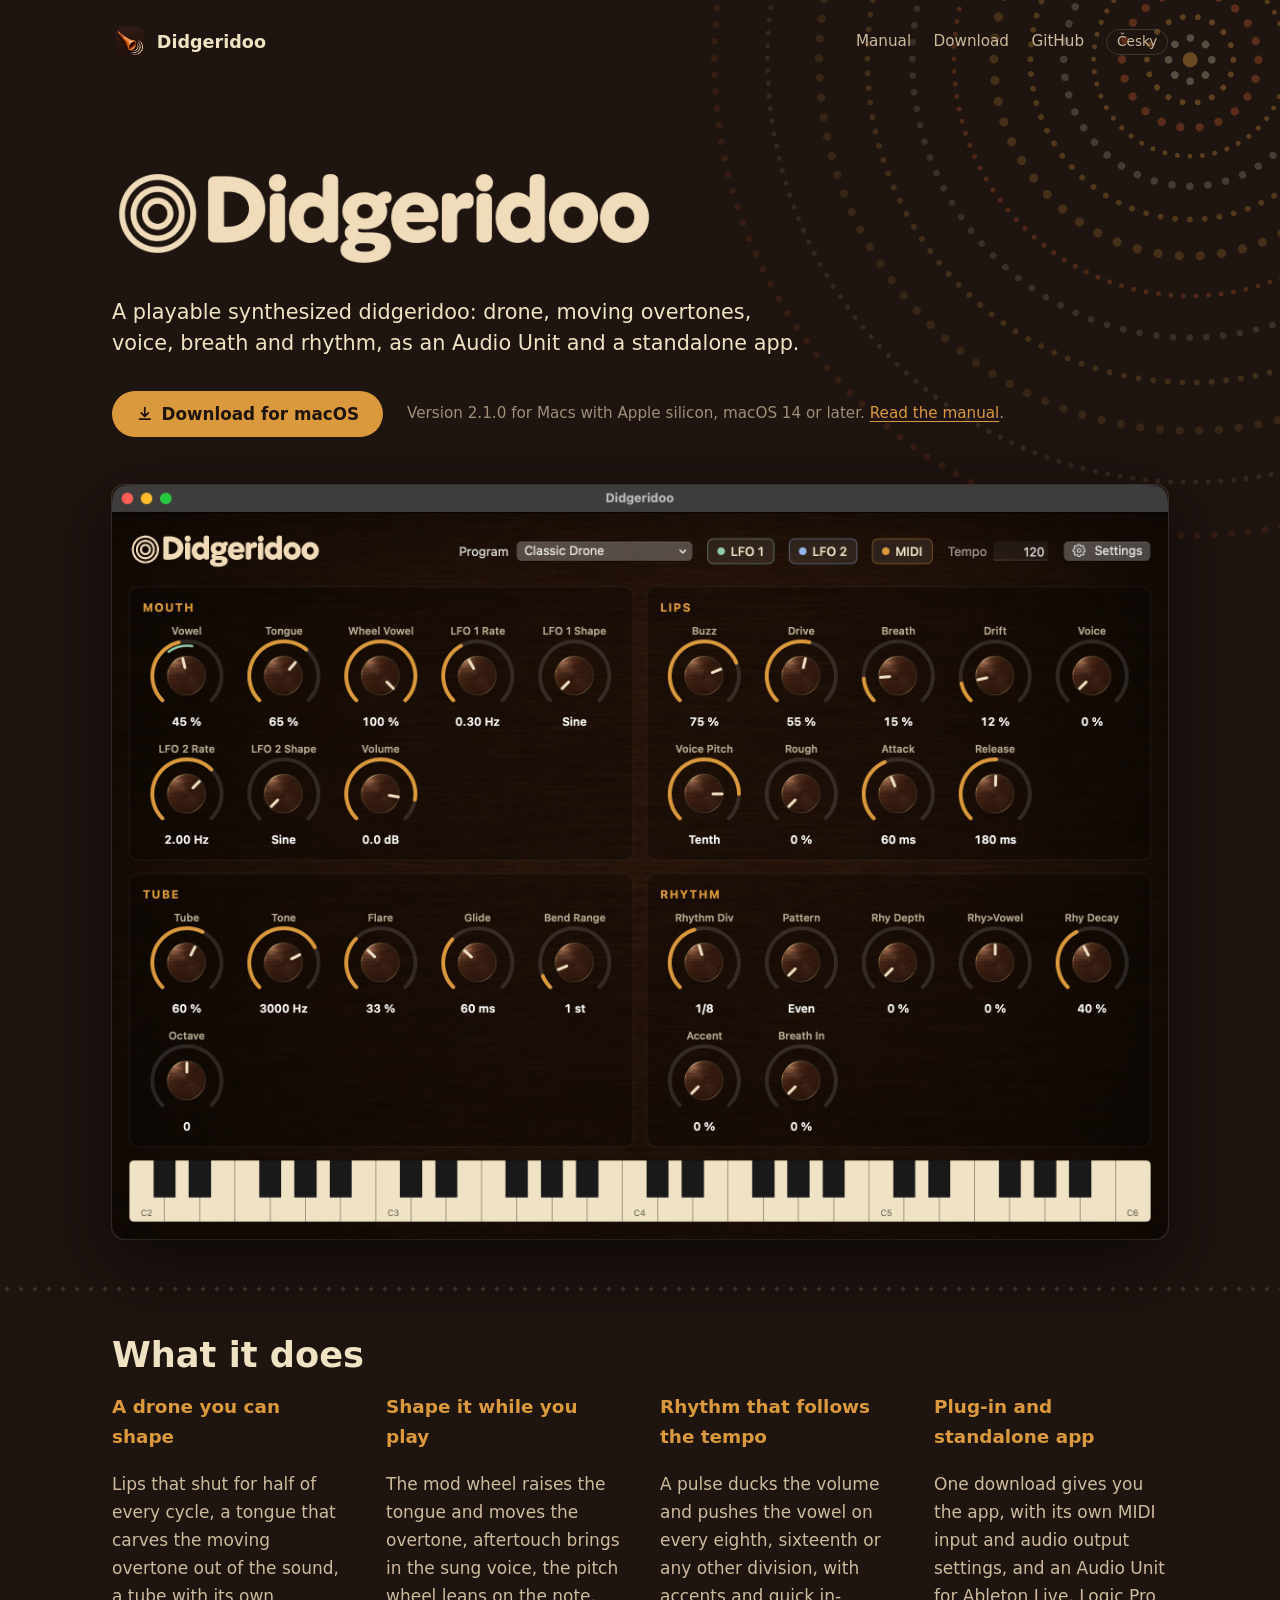
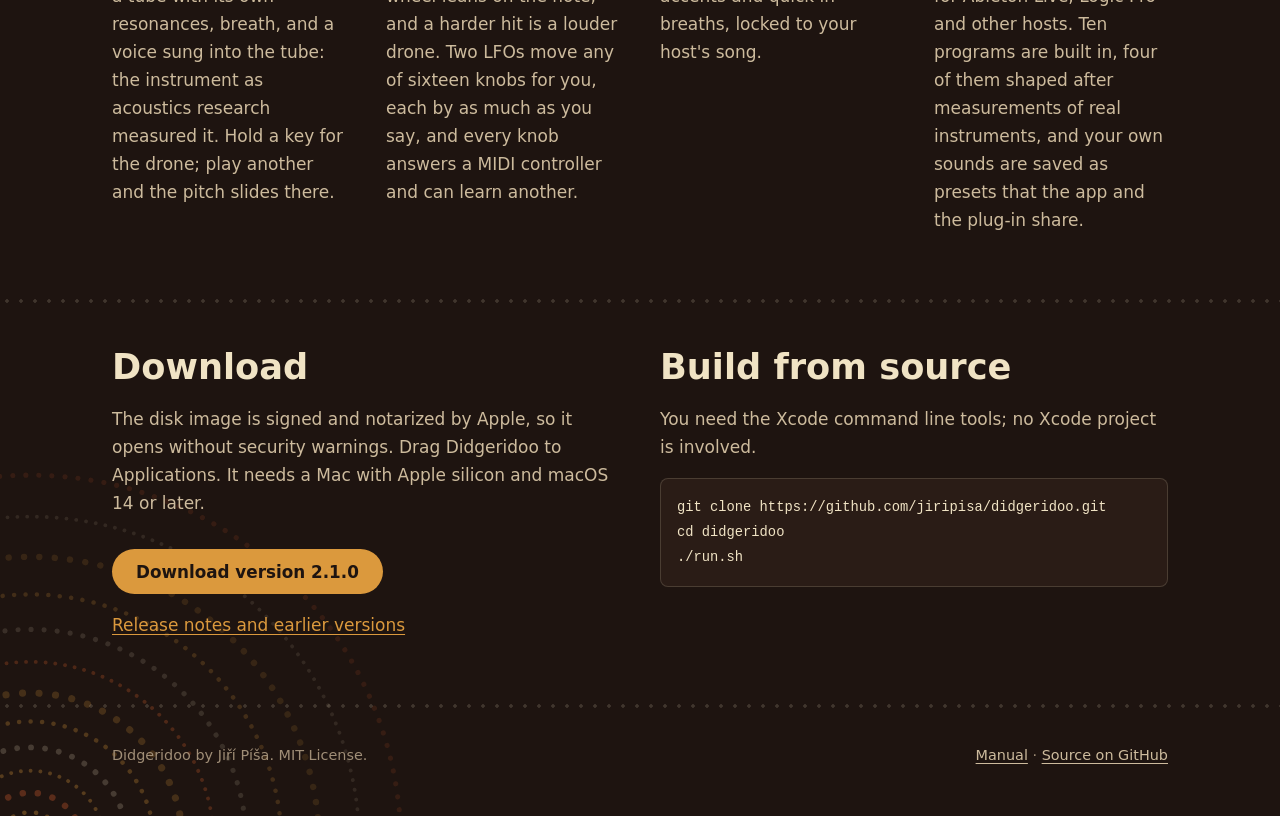
<file: docs/index.html>
<!doctype html>
<html lang="en">
<head>
<meta charset="utf-8">
<meta name="viewport" content="width=device-width, initial-scale=1">
<title>Didgeridoo for macOS</title>
<meta name="description" content="A playable synthesized didgeridoo: drone, moving overtones, voice, breath and rhythm, as an Audio Unit and a standalone app.">
<meta property="og:title" content="Didgeridoo">
<meta property="og:description" content="A playable synthesized didgeridoo: drone, moving overtones, voice, breath and rhythm, as an Audio Unit and a standalone app.">
<meta property="og:image" content="https://jiripisa.github.io/didgeridoo/assets/didgeridoo-window.png">
<meta property="og:type" content="website">
<link rel="alternate" hreflang="en" href="https://jiripisa.github.io/didgeridoo/">
<link rel="alternate" hreflang="cs" href="https://jiripisa.github.io/didgeridoo/cs/">
<link rel="alternate" hreflang="x-default" href="https://jiripisa.github.io/didgeridoo/">
<link rel="icon" href="assets/icon.png">
<link rel="stylesheet" href="assets/site.css">
</head>
<body>

<header class="wrap masthead">
  <a class="brand" href="#top"><img src="assets/icon.png" alt="" width="32" height="32">Didgeridoo</a>
  <nav aria-label="Page">
    <a href="manual.html">Manual</a>
    <a href="#get">Download</a>
    <a href="https://github.com/jiripisa/didgeridoo">GitHub</a>
    <a class="lang" href="cs/" hreflang="cs" lang="cs">Česky</a>
  </nav>
</header>

<main id="top">
  <div class="wrap hero">
    <h1><img src="assets/logo.png" alt="Didgeridoo" width="1200" height="240"></h1>
    <p class="lede">A playable synthesized didgeridoo: drone, moving overtones, voice, breath and rhythm, as an Audio Unit and a standalone app.</p>
    <div class="actions">
      <a class="button" href="https://github.com/jiripisa/didgeridoo/releases/download/v2.1.0/Didgeridoo-2.1.0.dmg">
        <svg viewBox="0 0 20 20" fill="none" stroke="currentColor" stroke-width="2" aria-hidden="true"><path d="M10 3v10m0 0-4-4m4 4 4-4M4 16h12" stroke-linecap="round" stroke-linejoin="round"/></svg>
        Download for macOS
      </a>
      <span class="meta">Version 2.1.0 for Macs with Apple silicon, macOS 14 or later. <a href="manual.html">Read the manual</a>.</span>
    </div>
    <figure class="shot">
      <img src="assets/didgeridoo-window.png" alt="The Didgeridoo window" width="1400">
    </figure>
  </div>

  <section id="features">
    <div class="wrap">
      <h2>What it does</h2>
      <div class="grid">
        <div>
          <h3>A drone you can shape</h3>
          <p>Lips that shut for half of every cycle, a tongue that carves the moving overtone out of the sound, a tube with its own resonances, breath, and a voice sung into the tube: the instrument as acoustics research measured it. Hold a key for the drone; play another and the pitch slides there.</p>
        </div>
        <div>
          <h3>Shape it while you play</h3>
          <p>The mod wheel raises the tongue and moves the overtone, aftertouch brings in the sung voice, the pitch wheel leans on the note, and a harder hit is a louder drone. Two LFOs move any of sixteen knobs for you, each by as much as you say, and every knob answers a MIDI controller and can learn another.</p>
        </div>
        <div>
          <h3>Rhythm that follows the tempo</h3>
          <p>A pulse ducks the volume and pushes the vowel on every eighth, sixteenth or any other division, with accents and quick in-breaths, locked to your host's song.</p>
        </div>
        <div>
          <h3>Plug-in and standalone app</h3>
          <p>One download gives you the app, with its own MIDI input and audio output settings, and an Audio Unit for Ableton Live, Logic Pro and other hosts. Ten programs are built in, four of them shaped after measurements of real instruments, and your own sounds are saved as presets that the app and the plug-in share.</p>
        </div>
      </div>
    </div>
  </section>

  <section id="get">
    <div class="wrap grid">
      <div>
        <h2>Download</h2>
        <p>The disk image is signed and notarized by Apple, so it opens without
        security warnings. Drag Didgeridoo to Applications. It needs a Mac with
        Apple silicon and macOS 14 or later.</p>
        <div class="actions">
          <a class="button" href="https://github.com/jiripisa/didgeridoo/releases/download/v2.1.0/Didgeridoo-2.1.0.dmg">Download version 2.1.0</a>
        </div>
        <p><a href="https://github.com/jiripisa/didgeridoo/releases">Release notes and earlier versions</a></p>
      </div>
      <div>
        <h2>Build from source</h2>
        <p>You need the Xcode command line tools; no Xcode project is involved.</p>
<pre><code>git clone https://github.com/jiripisa/didgeridoo.git
cd didgeridoo
./run.sh</code></pre>
      </div>
    </div>
  </section>
</main>

<footer>
  <div class="wrap">
    <span>Didgeridoo by Jiří Píša. MIT License.</span>
    <span><a href="manual.html">Manual</a> · <a href="https://github.com/jiripisa/didgeridoo">Source on GitHub</a></span>
  </div>
</footer>

</body>
</html>
</file>
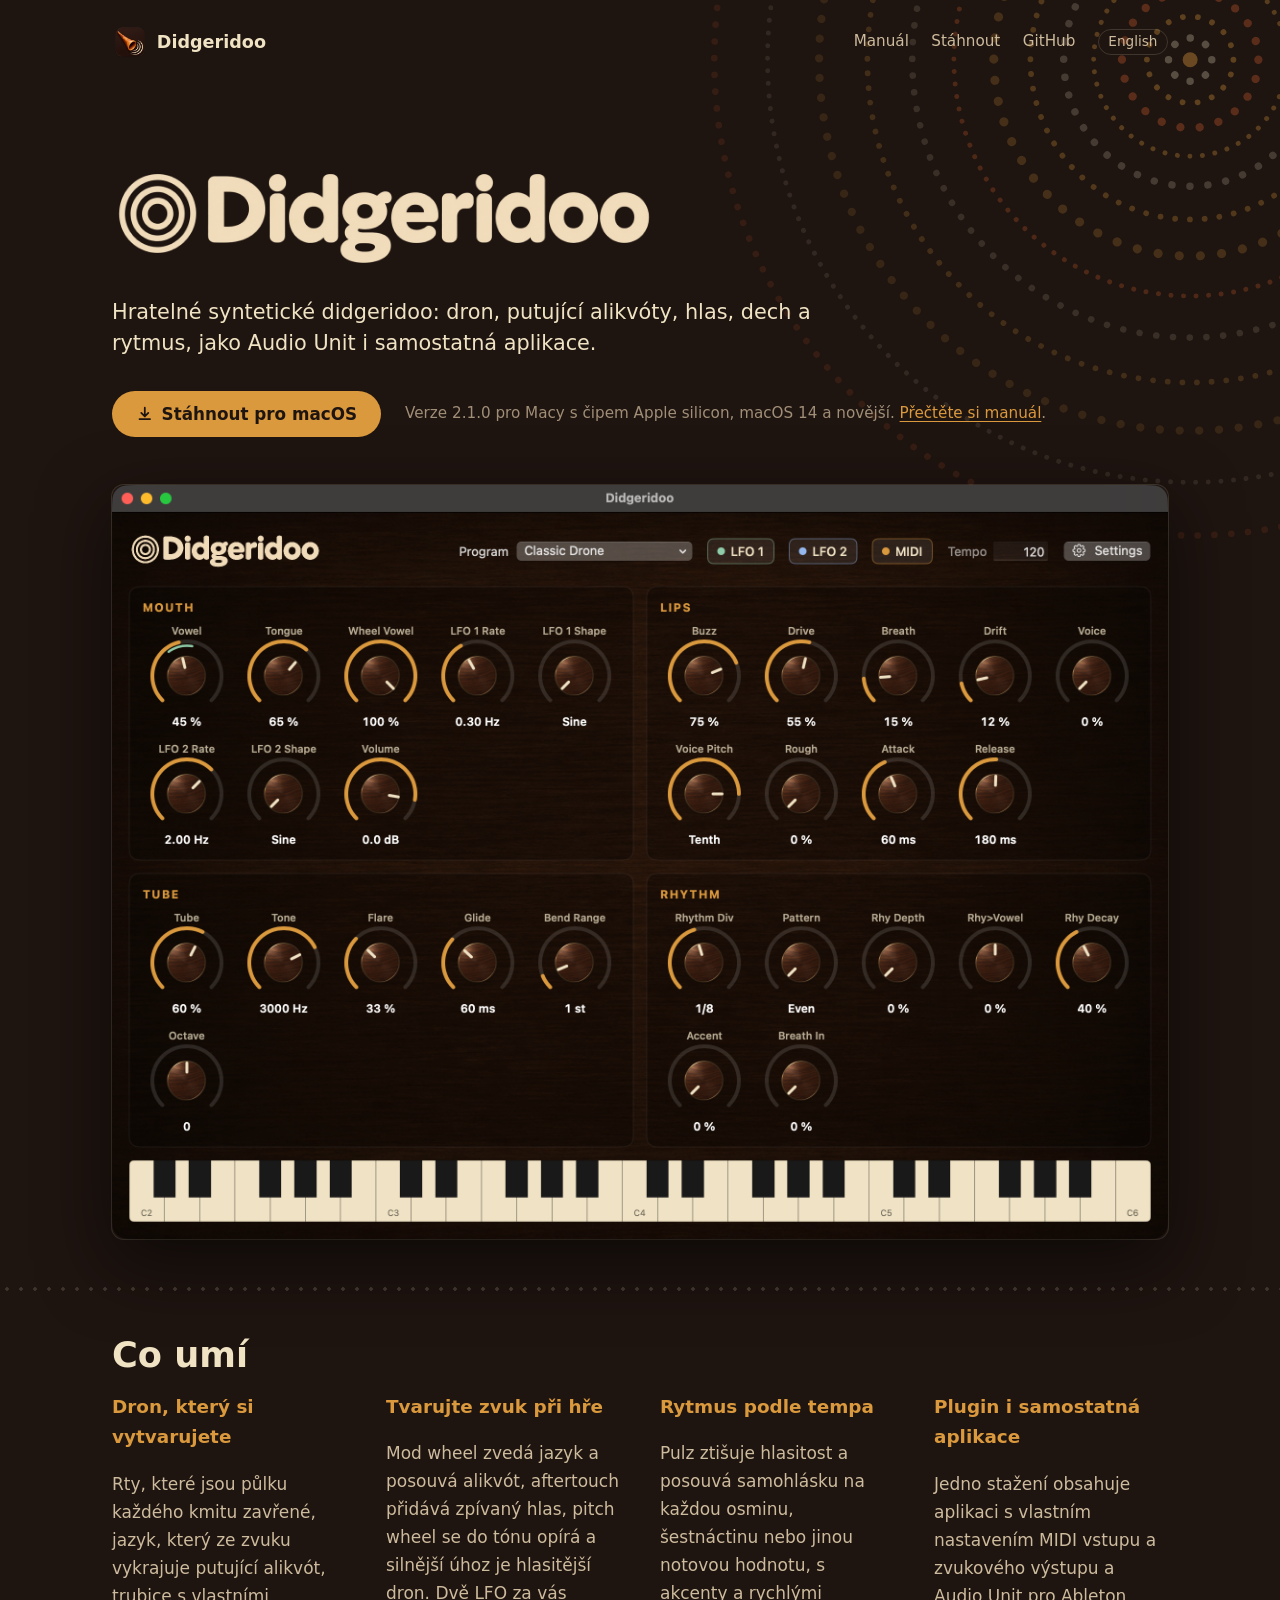
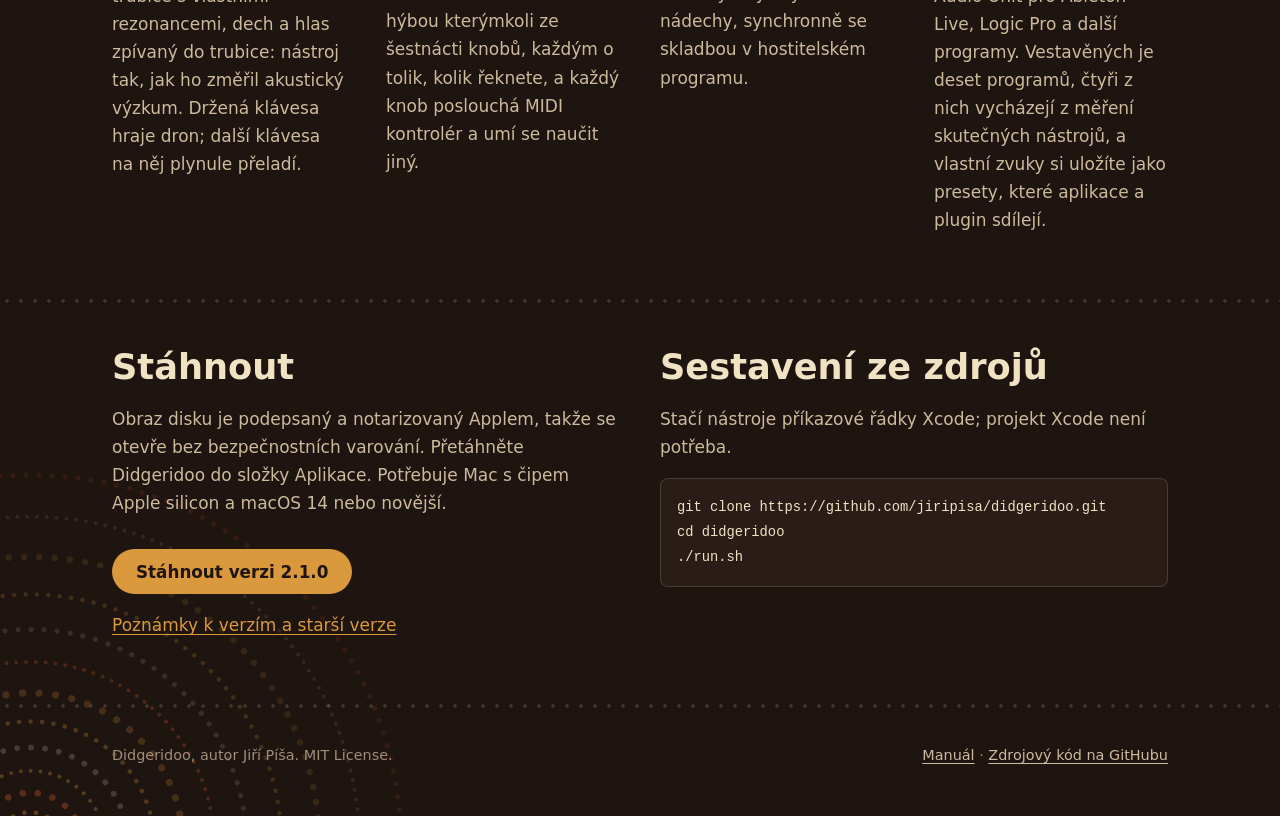
<file: docs/cs/index.html>
<!doctype html>
<html lang="cs">
<head>
<meta charset="utf-8">
<meta name="viewport" content="width=device-width, initial-scale=1">
<title>Didgeridoo pro macOS</title>
<meta name="description" content="Hratelné syntetické didgeridoo: dron, putující alikvóty, hlas, dech a rytmus, jako Audio Unit i samostatná aplikace.">
<meta property="og:title" content="Didgeridoo">
<meta property="og:description" content="Hratelné syntetické didgeridoo: dron, putující alikvóty, hlas, dech a rytmus, jako Audio Unit i samostatná aplikace.">
<meta property="og:image" content="https://jiripisa.github.io/didgeridoo/assets/didgeridoo-window.png">
<meta property="og:type" content="website">
<link rel="alternate" hreflang="en" href="https://jiripisa.github.io/didgeridoo/">
<link rel="alternate" hreflang="cs" href="https://jiripisa.github.io/didgeridoo/cs/">
<link rel="alternate" hreflang="x-default" href="https://jiripisa.github.io/didgeridoo/">
<link rel="icon" href="../assets/icon.png">
<link rel="stylesheet" href="../assets/site.css">
</head>
<body>

<header class="wrap masthead">
  <a class="brand" href="#top"><img src="../assets/icon.png" alt="" width="32" height="32">Didgeridoo</a>
  <nav aria-label="Stránka">
    <a href="manual.html">Manuál</a>
    <a href="#get">Stáhnout</a>
    <a href="https://github.com/jiripisa/didgeridoo">GitHub</a>
    <a class="lang" href="../" hreflang="en" lang="en">English</a>
  </nav>
</header>

<main id="top">
  <div class="wrap hero">
    <h1><img src="../assets/logo.png" alt="Didgeridoo" width="1200" height="240"></h1>
    <p class="lede">Hratelné syntetické didgeridoo: dron, putující alikvóty, hlas, dech a rytmus, jako Audio Unit i samostatná aplikace.</p>
    <div class="actions">
      <a class="button" href="https://github.com/jiripisa/didgeridoo/releases/download/v2.1.0/Didgeridoo-2.1.0.dmg">
        <svg viewBox="0 0 20 20" fill="none" stroke="currentColor" stroke-width="2" aria-hidden="true"><path d="M10 3v10m0 0-4-4m4 4 4-4M4 16h12" stroke-linecap="round" stroke-linejoin="round"/></svg>
        Stáhnout pro macOS
      </a>
      <span class="meta">Verze 2.1.0 pro Macy s čipem Apple silicon, macOS 14 a novější. <a href="manual.html">Přečtěte si manuál</a>.</span>
    </div>
    <figure class="shot">
      <img src="../assets/didgeridoo-window.png" alt="Okno aplikace Didgeridoo" width="1400">
    </figure>
  </div>

  <section id="features">
    <div class="wrap">
      <h2>Co umí</h2>
      <div class="grid">
        <div>
          <h3>Dron, který si vytvarujete</h3>
          <p>Rty, které jsou půlku každého kmitu zavřené, jazyk, který ze zvuku vykrajuje putující alikvót, trubice s vlastními rezonancemi, dech a hlas zpívaný do trubice: nástroj tak, jak ho změřil akustický výzkum. Držená klávesa hraje dron; další klávesa na něj plynule přeladí.</p>
        </div>
        <div>
          <h3>Tvarujte zvuk při hře</h3>
          <p>Mod wheel zvedá jazyk a posouvá alikvót, aftertouch přidává zpívaný hlas, pitch wheel se do tónu opírá a silnější úhoz je hlasitější dron. Dvě LFO za vás hýbou kterýmkoli ze šestnácti knobů, každým o tolik, kolik řeknete, a každý knob poslouchá MIDI kontrolér a umí se naučit jiný.</p>
        </div>
        <div>
          <h3>Rytmus podle tempa</h3>
          <p>Pulz ztišuje hlasitost a posouvá samohlásku na každou osminu, šestnáctinu nebo jinou notovou hodnotu, s akcenty a rychlými nádechy, synchronně se skladbou v hostitelském programu.</p>
        </div>
        <div>
          <h3>Plugin i samostatná aplikace</h3>
          <p>Jedno stažení obsahuje aplikaci s vlastním nastavením MIDI vstupu a zvukového výstupu a Audio Unit pro Ableton Live, Logic Pro a další programy. Vestavěných je deset programů, čtyři z nich vycházejí z měření skutečných nástrojů, a vlastní zvuky si uložíte jako presety, které aplikace a plugin sdílejí.</p>
        </div>
      </div>
    </div>
  </section>

  <section id="get">
    <div class="wrap grid">
      <div>
        <h2>Stáhnout</h2>
        <p>Obraz disku je podepsaný a notarizovaný Applem, takže se otevře bez
        bezpečnostních varování. Přetáhněte Didgeridoo do složky Aplikace.
        Potřebuje Mac s čipem Apple silicon a macOS 14 nebo novější.</p>
        <div class="actions">
          <a class="button" href="https://github.com/jiripisa/didgeridoo/releases/download/v2.1.0/Didgeridoo-2.1.0.dmg">Stáhnout verzi 2.1.0</a>
        </div>
        <p><a href="https://github.com/jiripisa/didgeridoo/releases">Poznámky k verzím a starší verze</a></p>
      </div>
      <div>
        <h2>Sestavení ze zdrojů</h2>
        <p>Stačí nástroje příkazové řádky Xcode; projekt Xcode není potřeba.</p>
<pre><code>git clone https://github.com/jiripisa/didgeridoo.git
cd didgeridoo
./run.sh</code></pre>
      </div>
    </div>
  </section>
</main>

<footer>
  <div class="wrap">
    <span>Didgeridoo, autor Jiří Píša. MIT License.</span>
    <span><a href="manual.html">Manuál</a> · <a href="https://github.com/jiripisa/didgeridoo">Zdrojový kód na GitHubu</a></span>
  </div>
</footer>

</body>
</html>
</file>
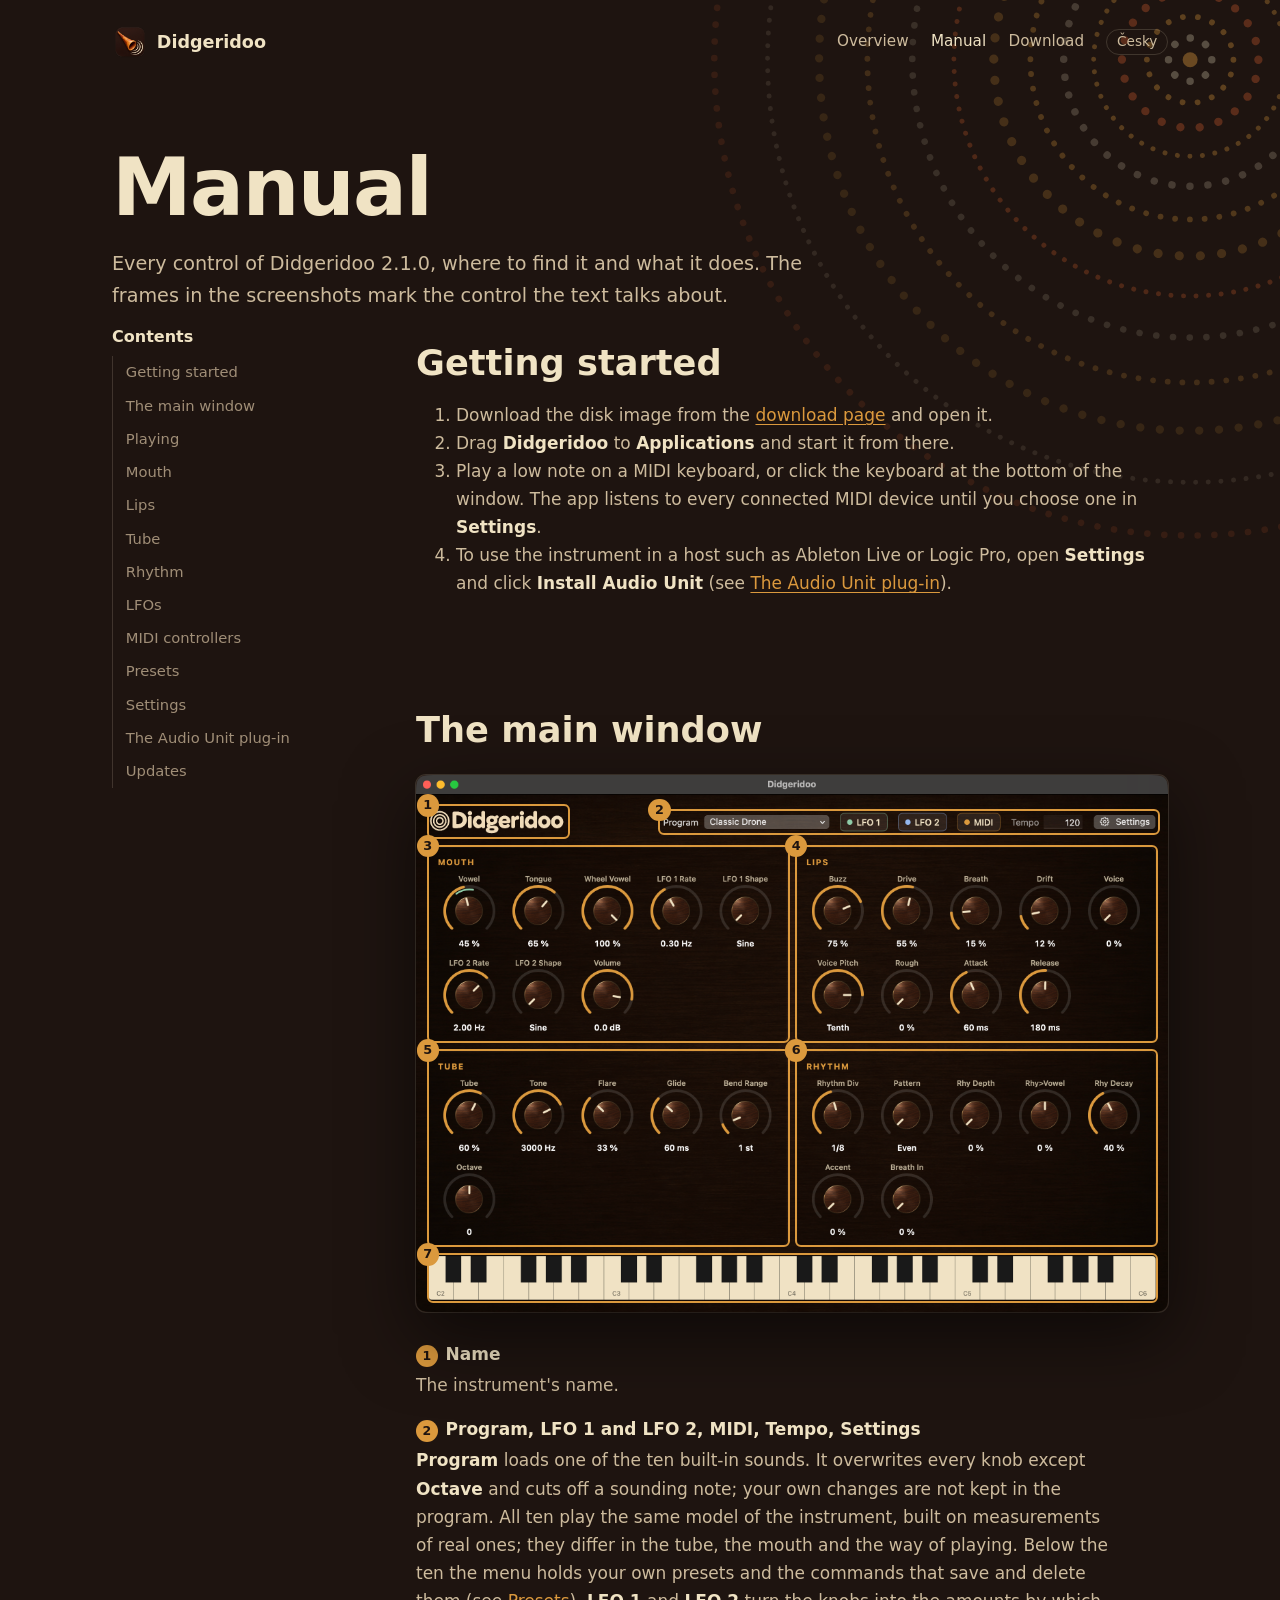
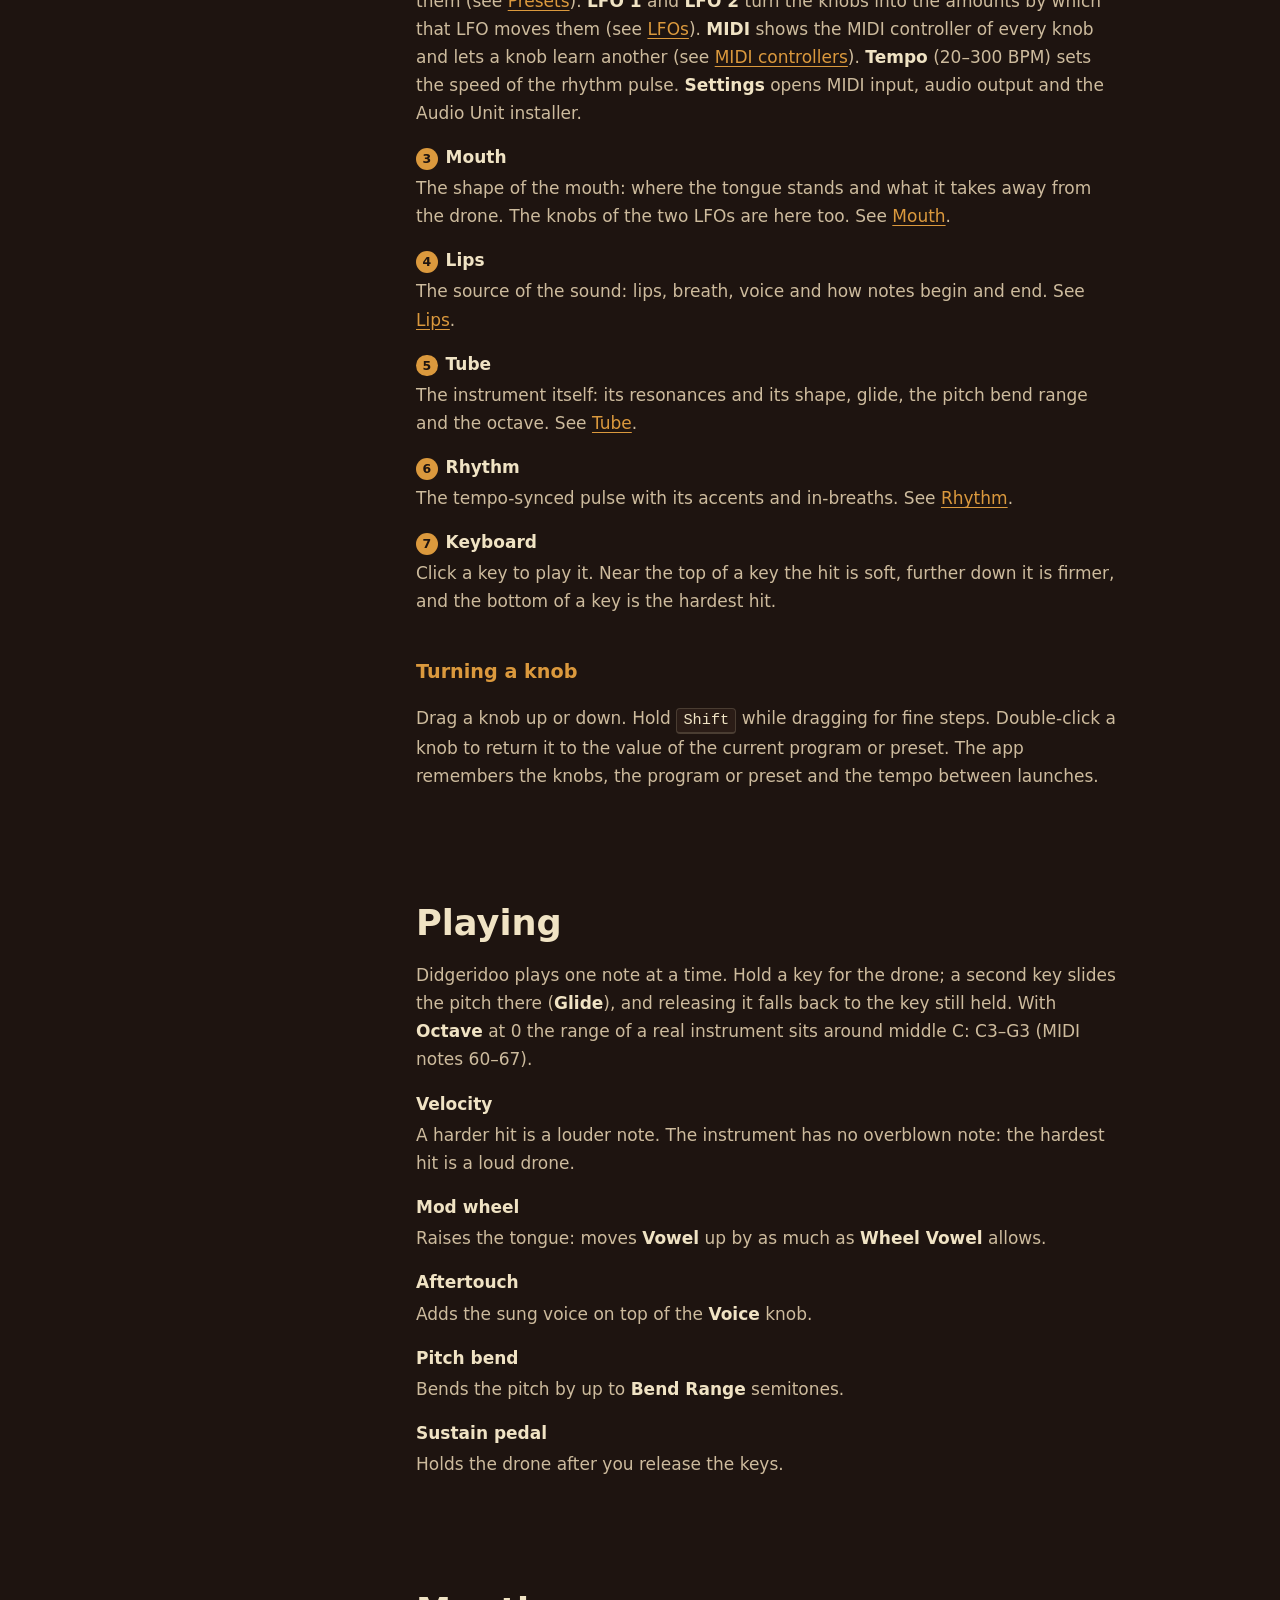
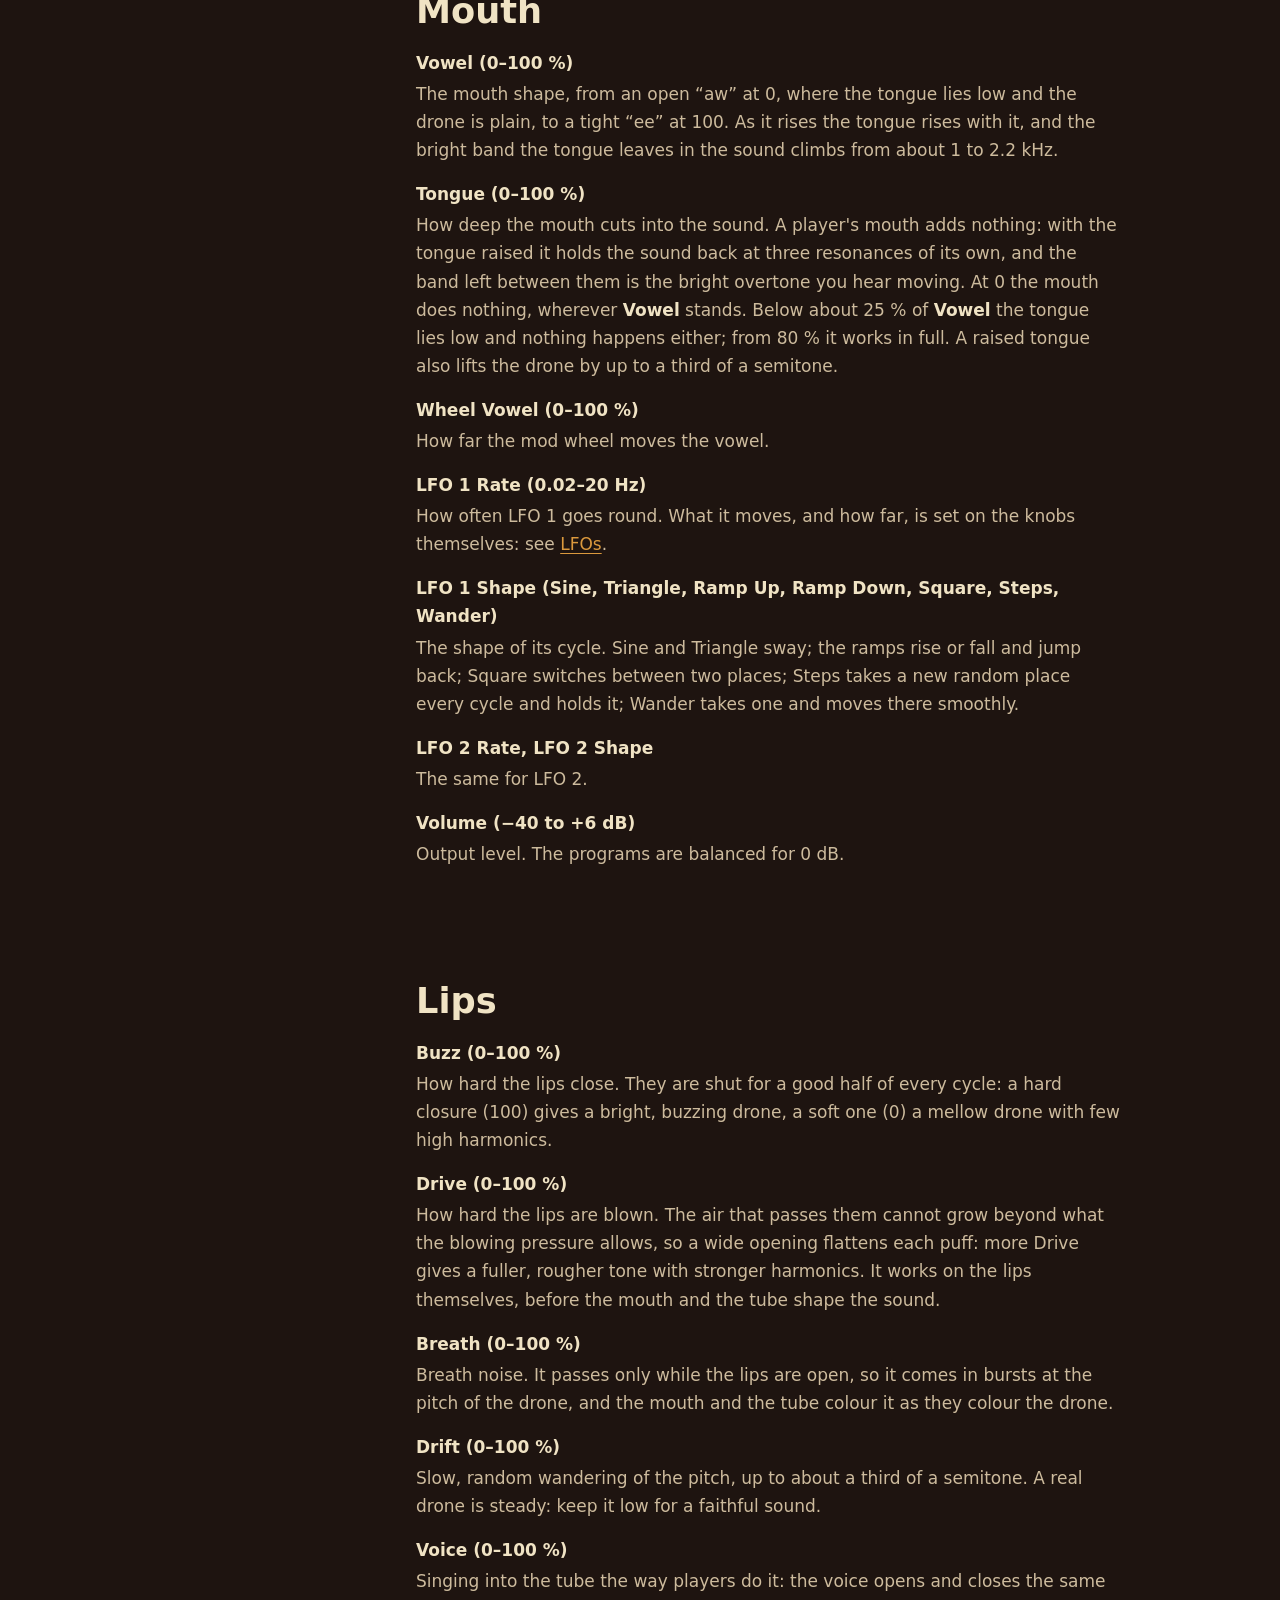
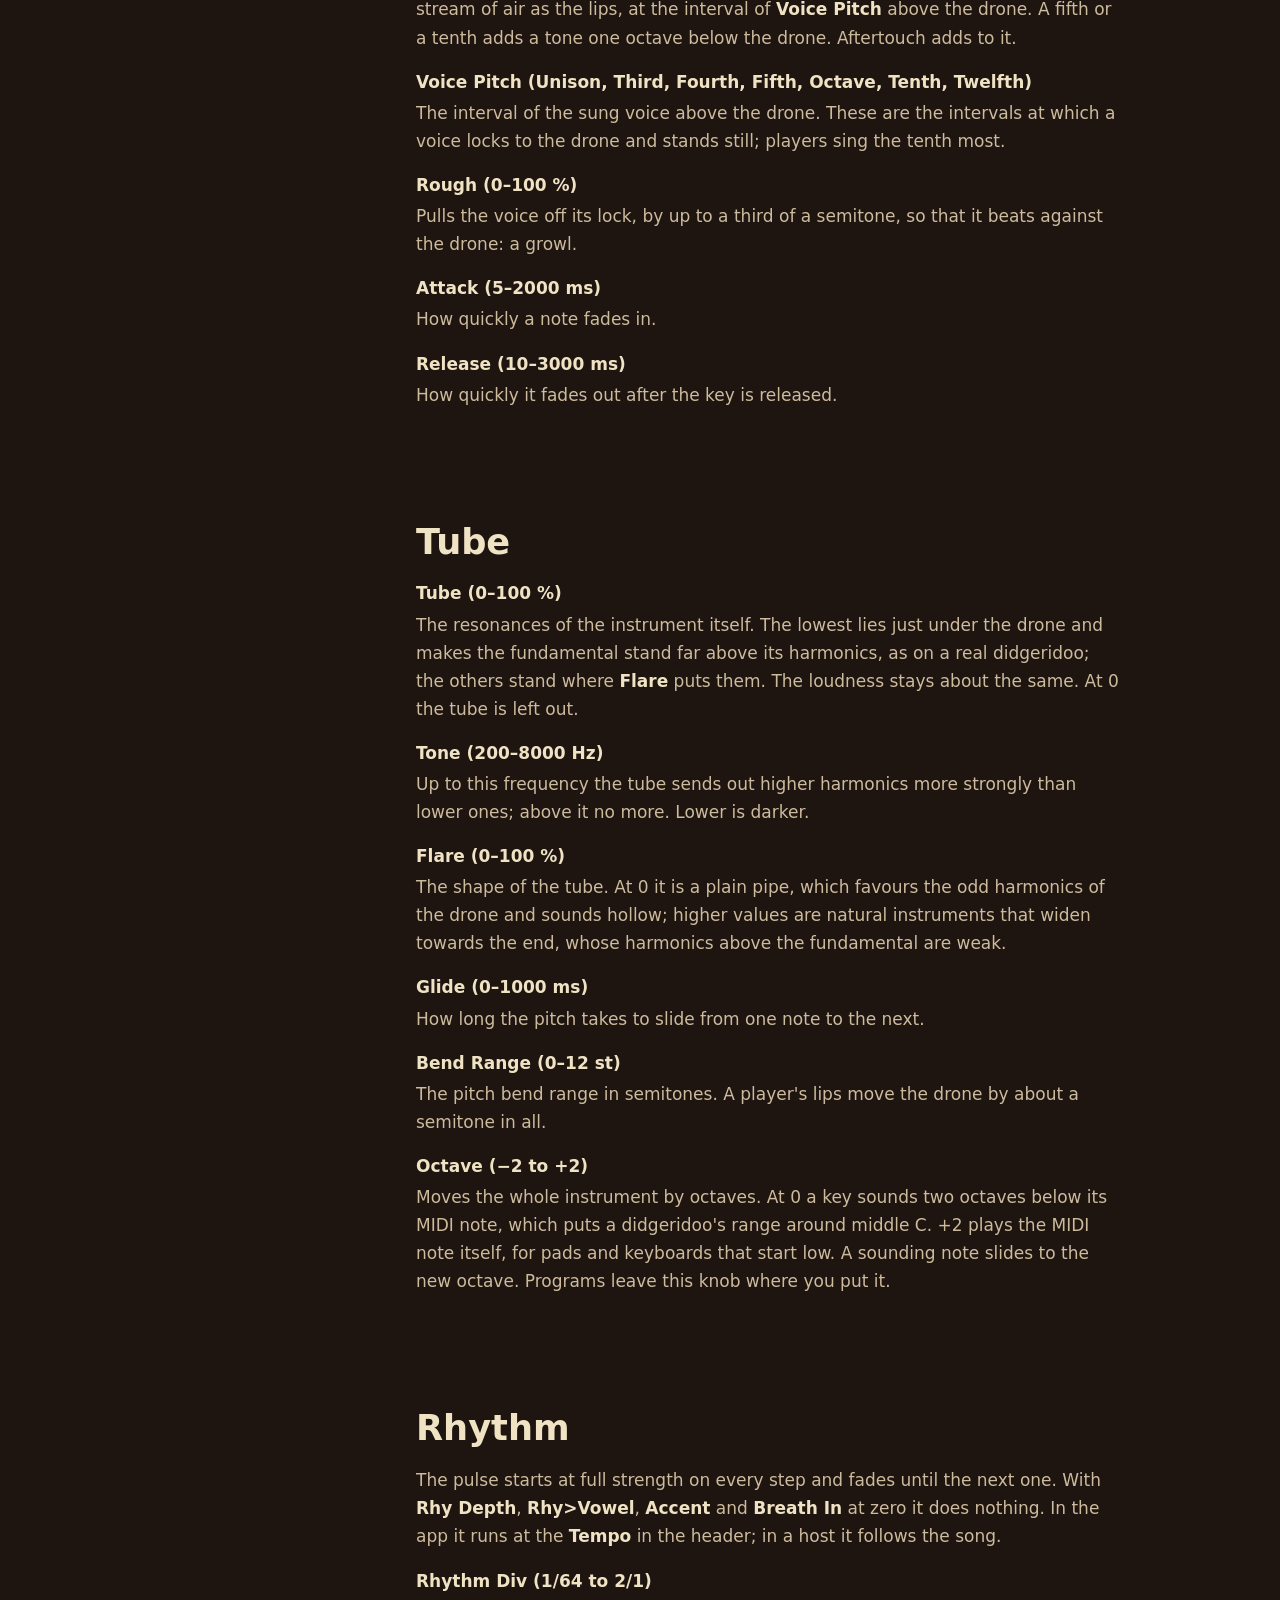
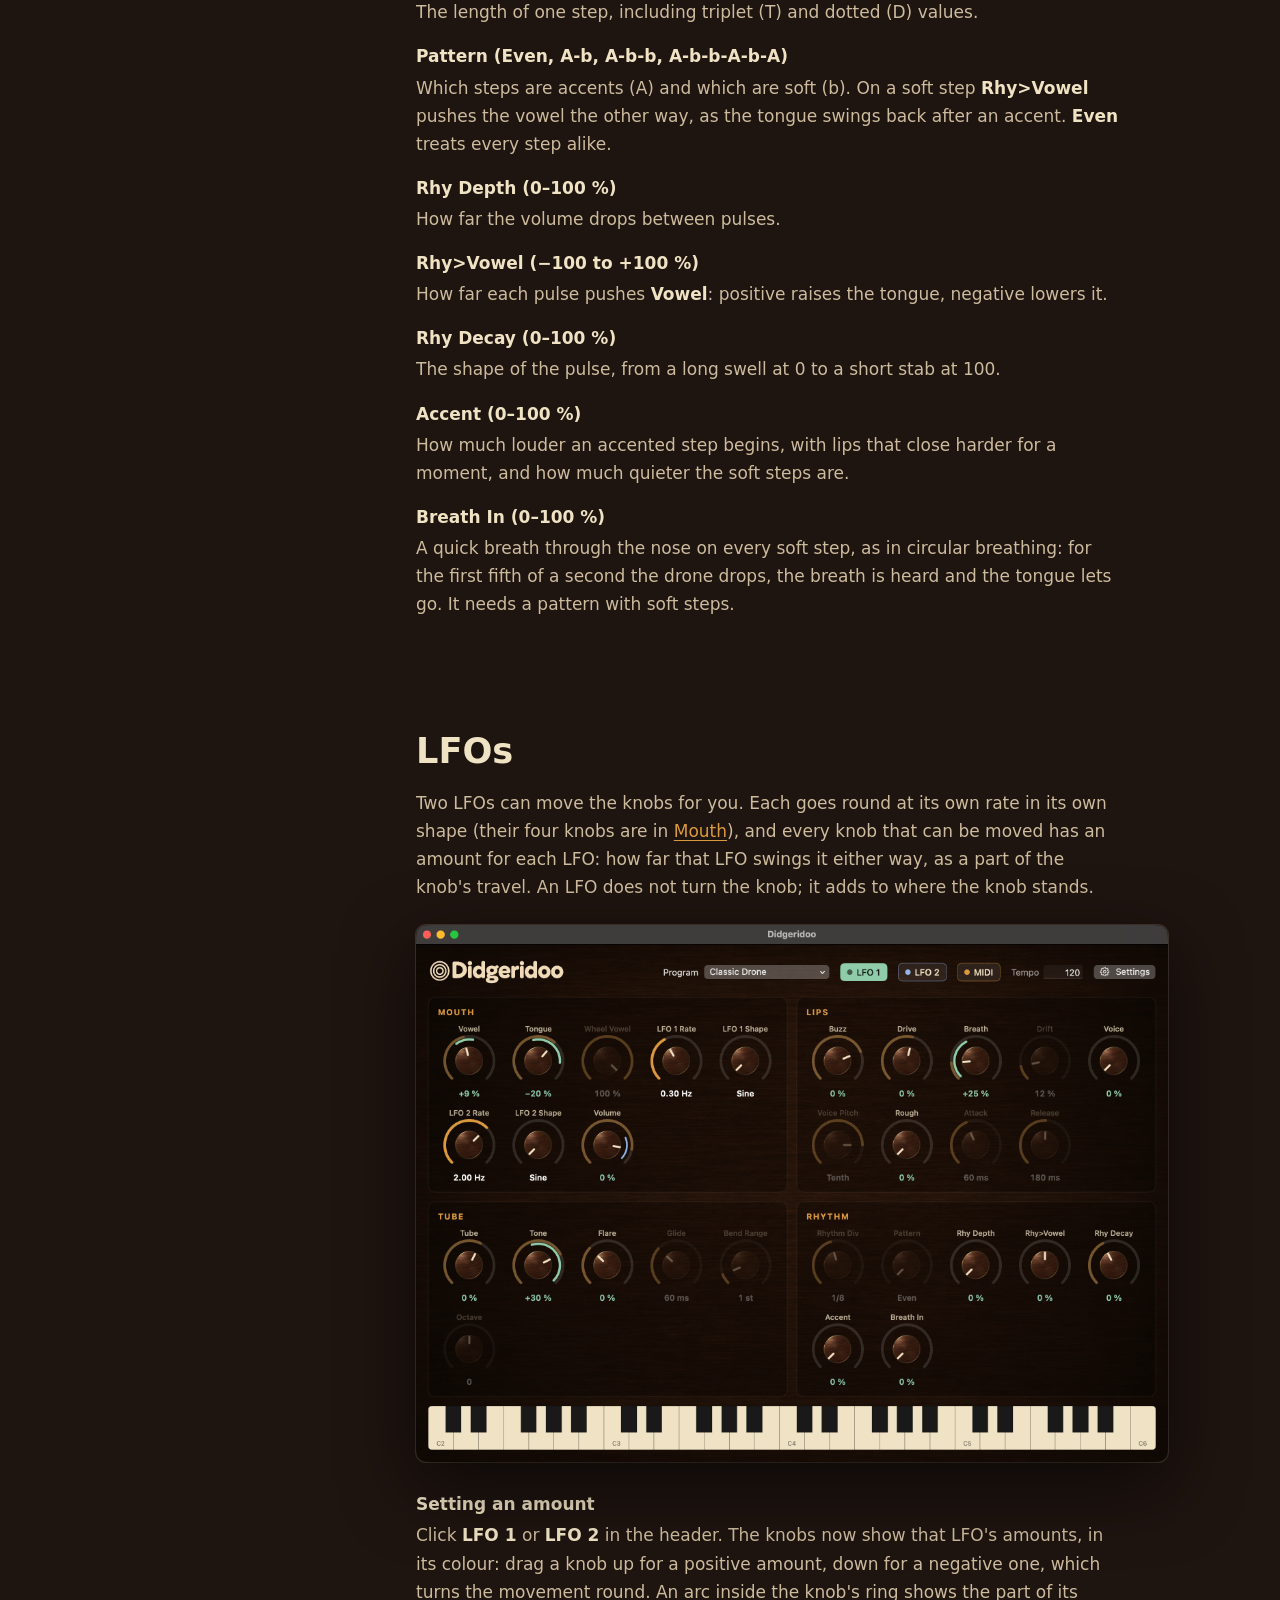
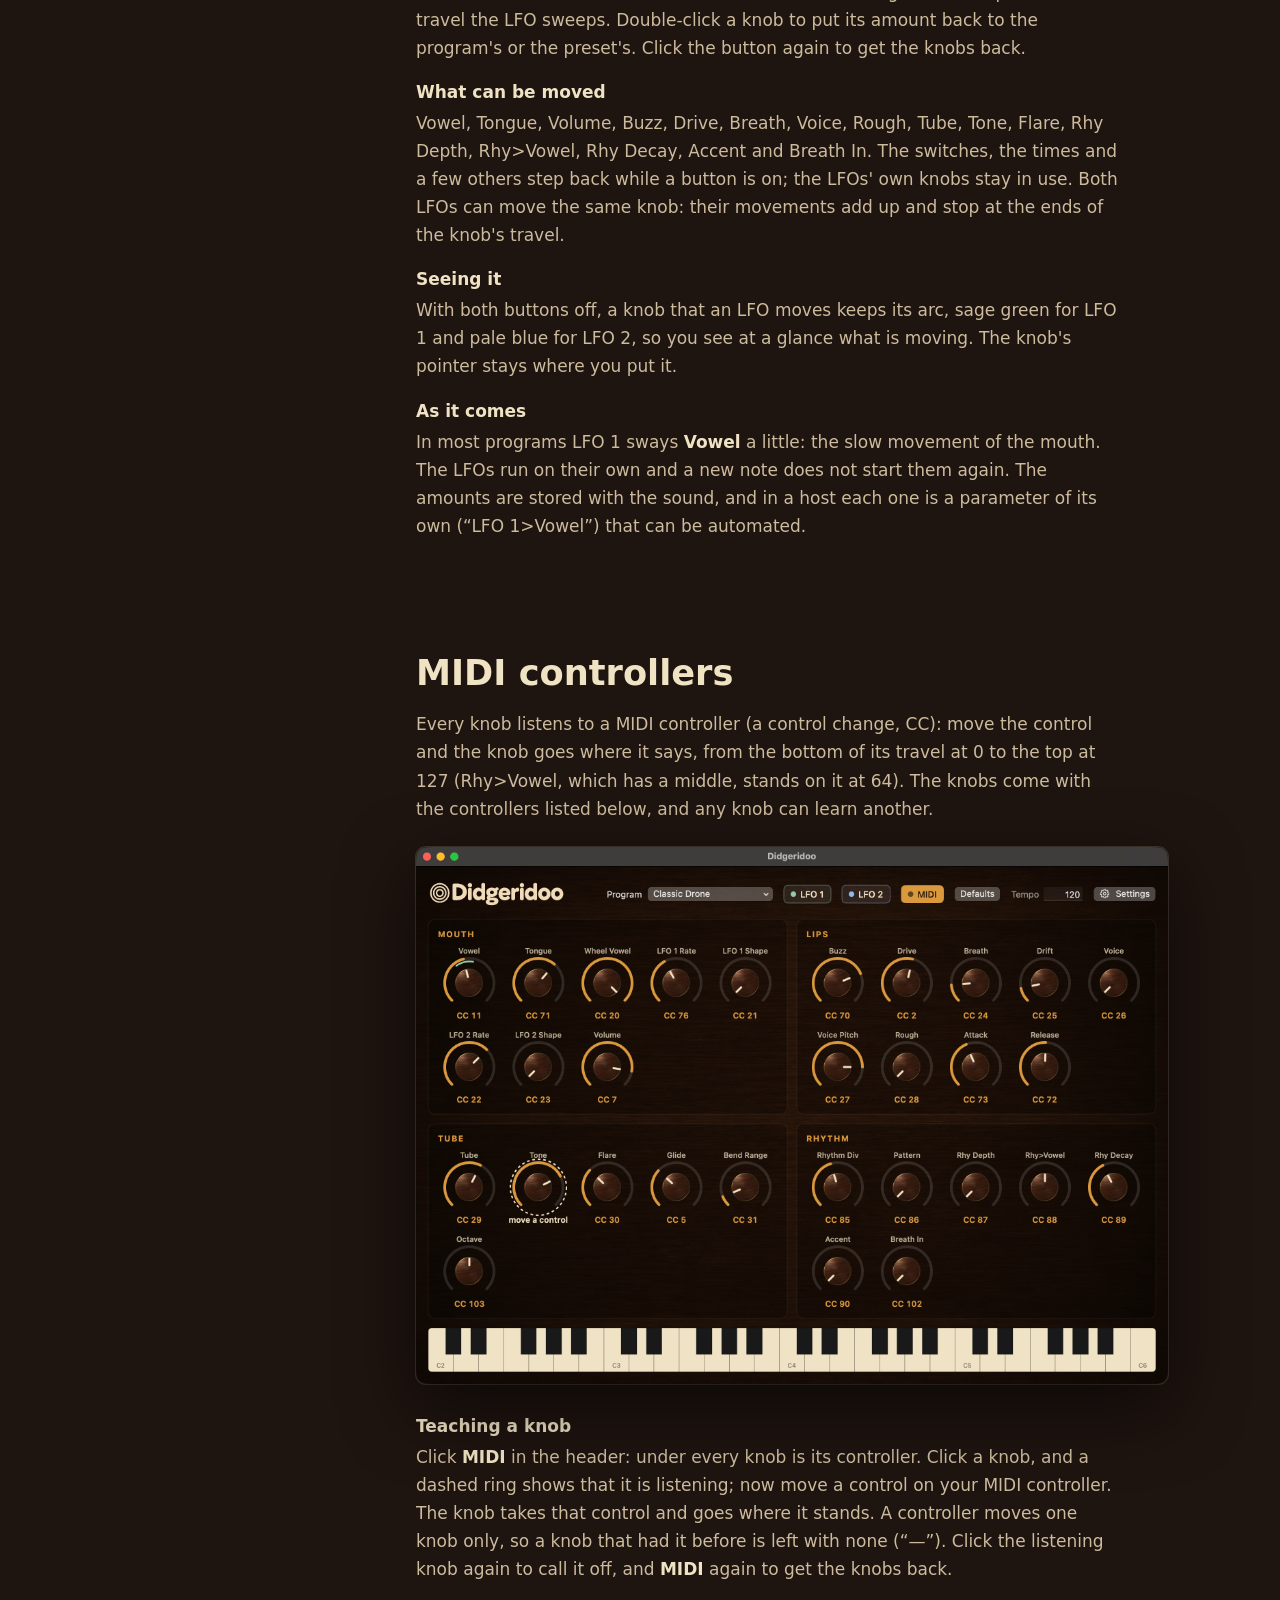
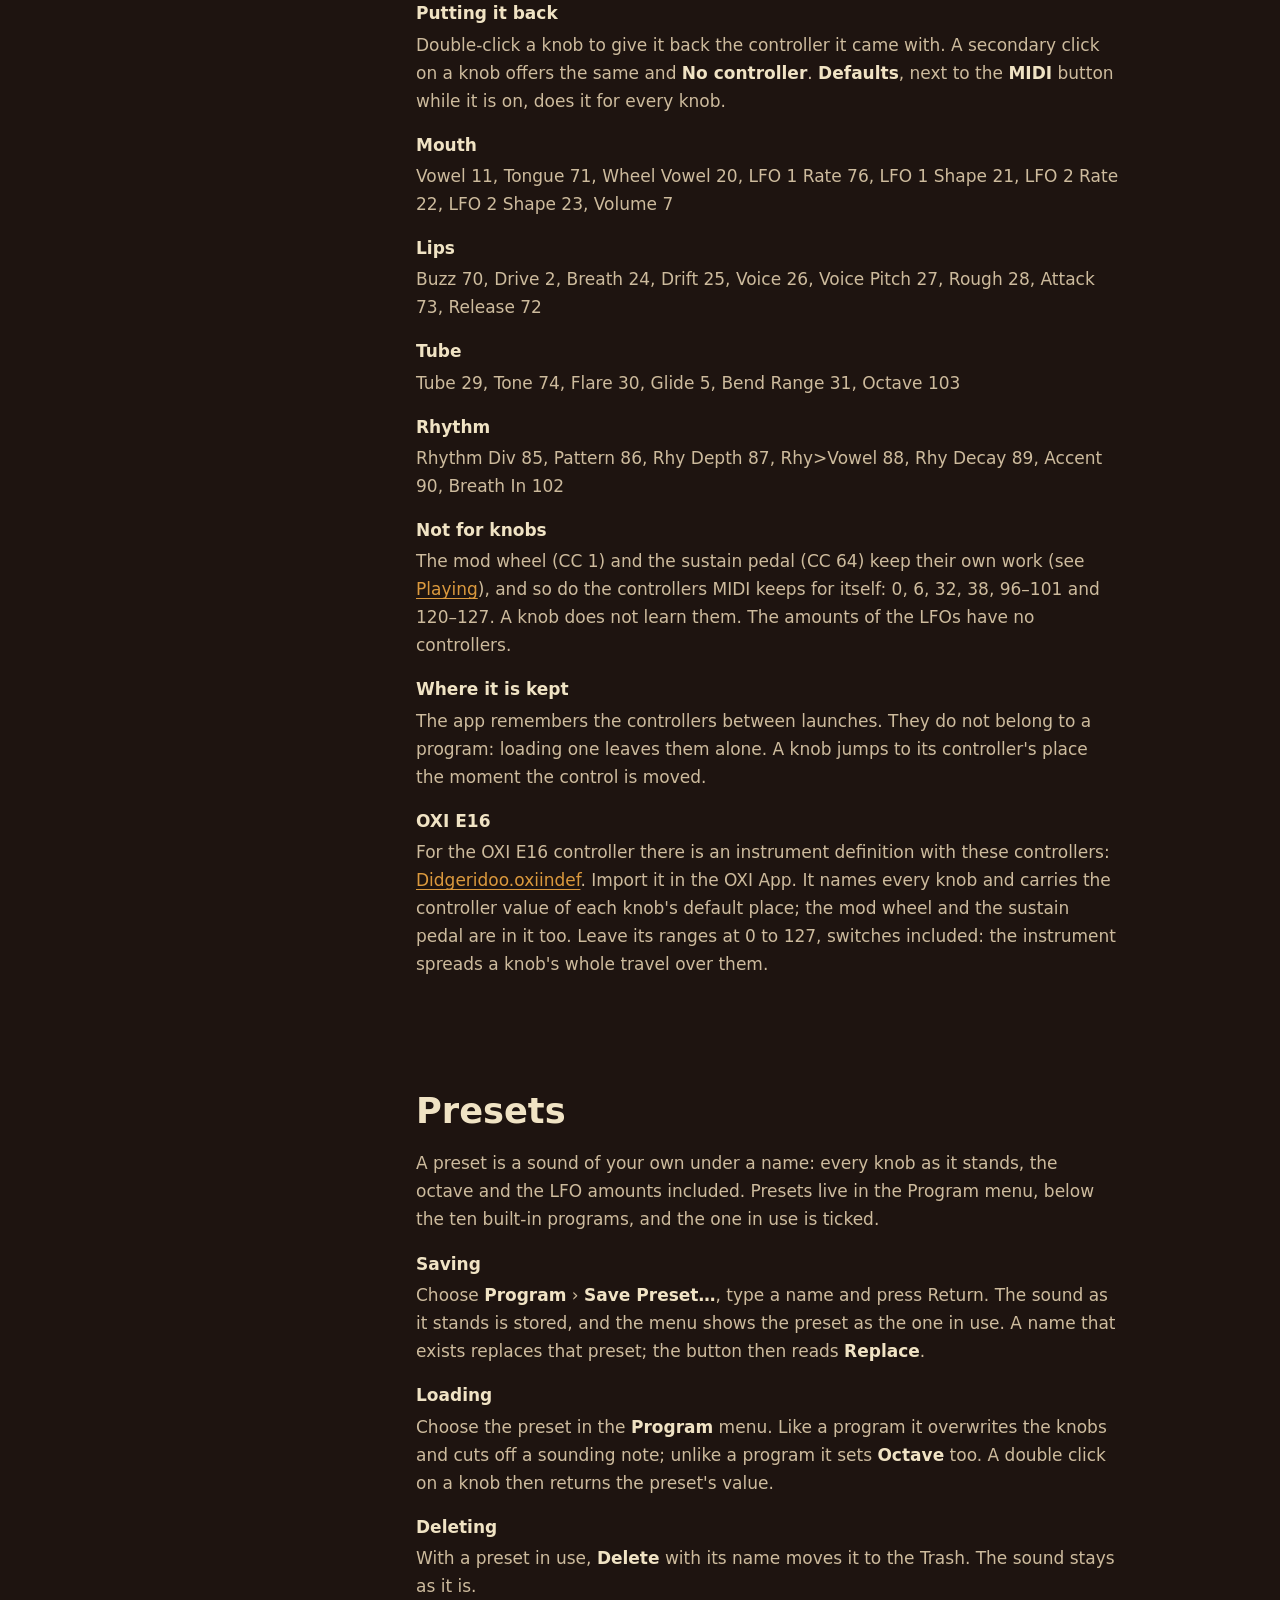
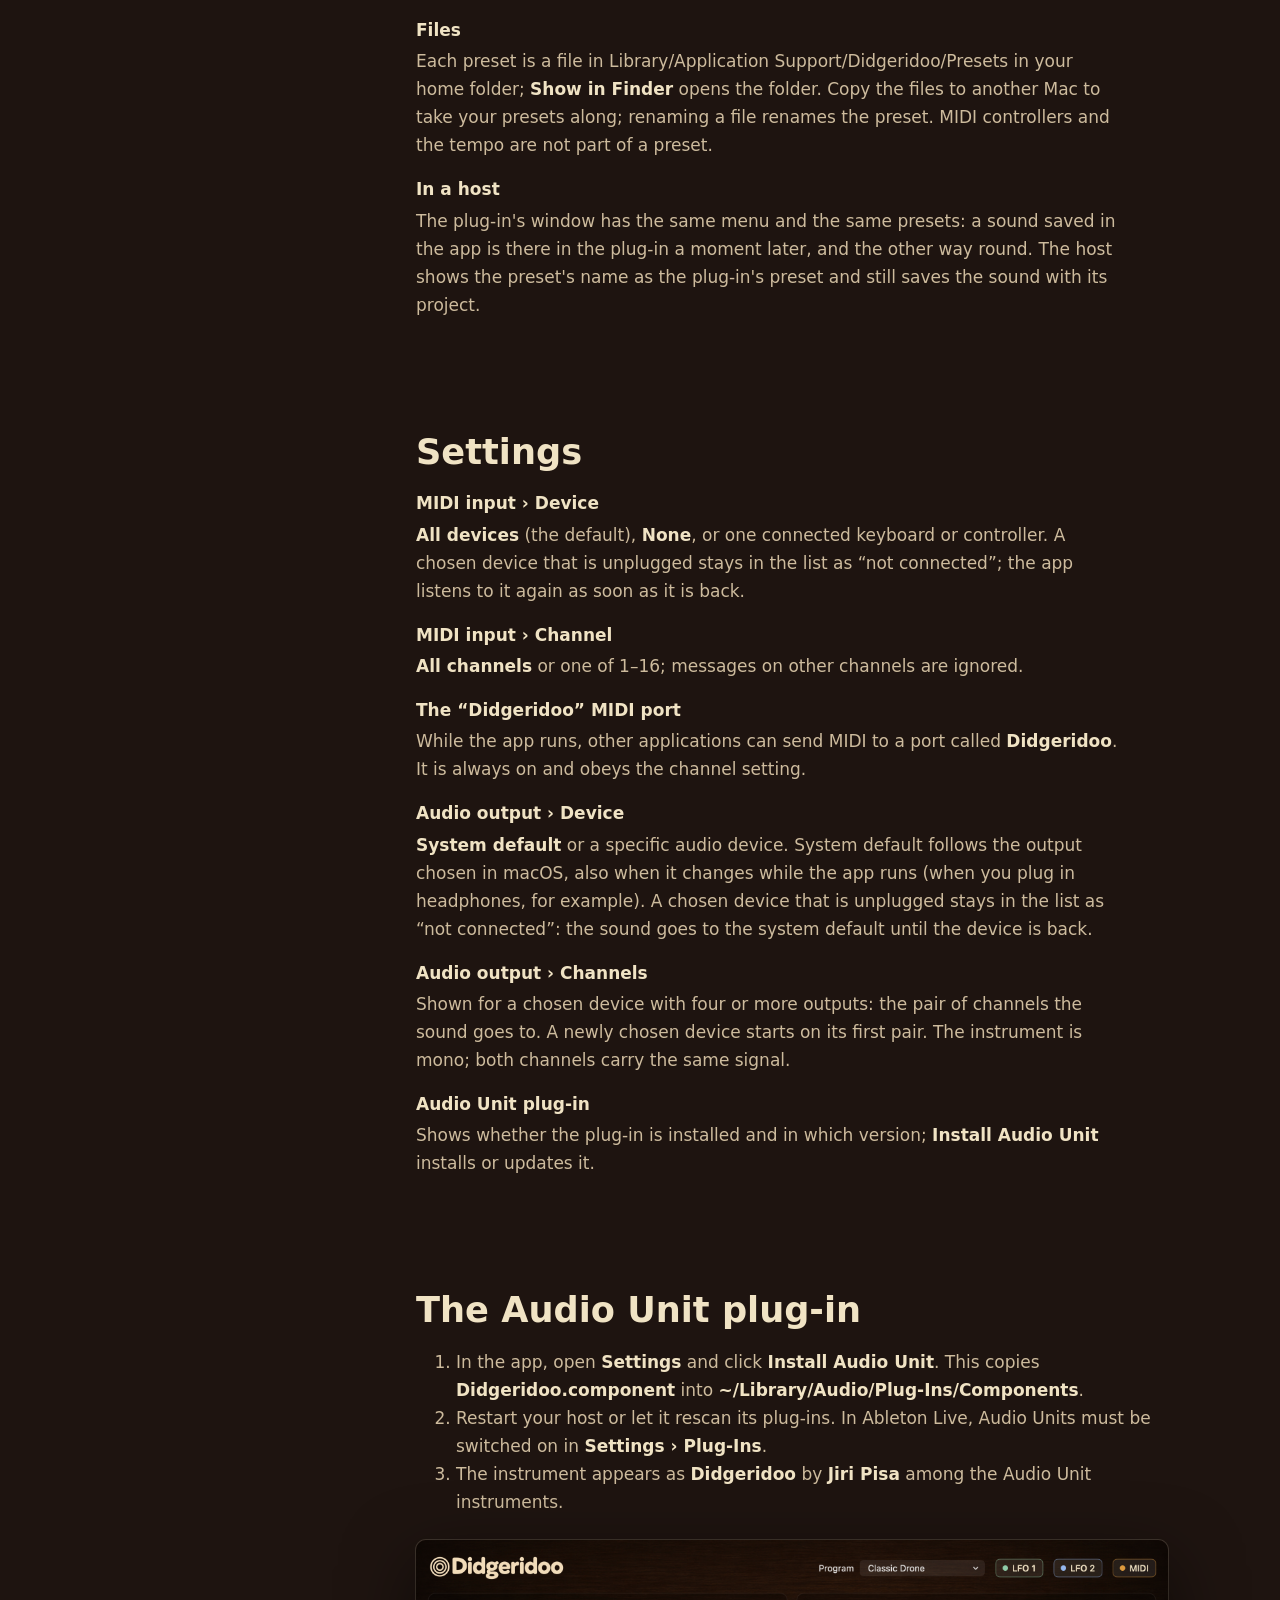
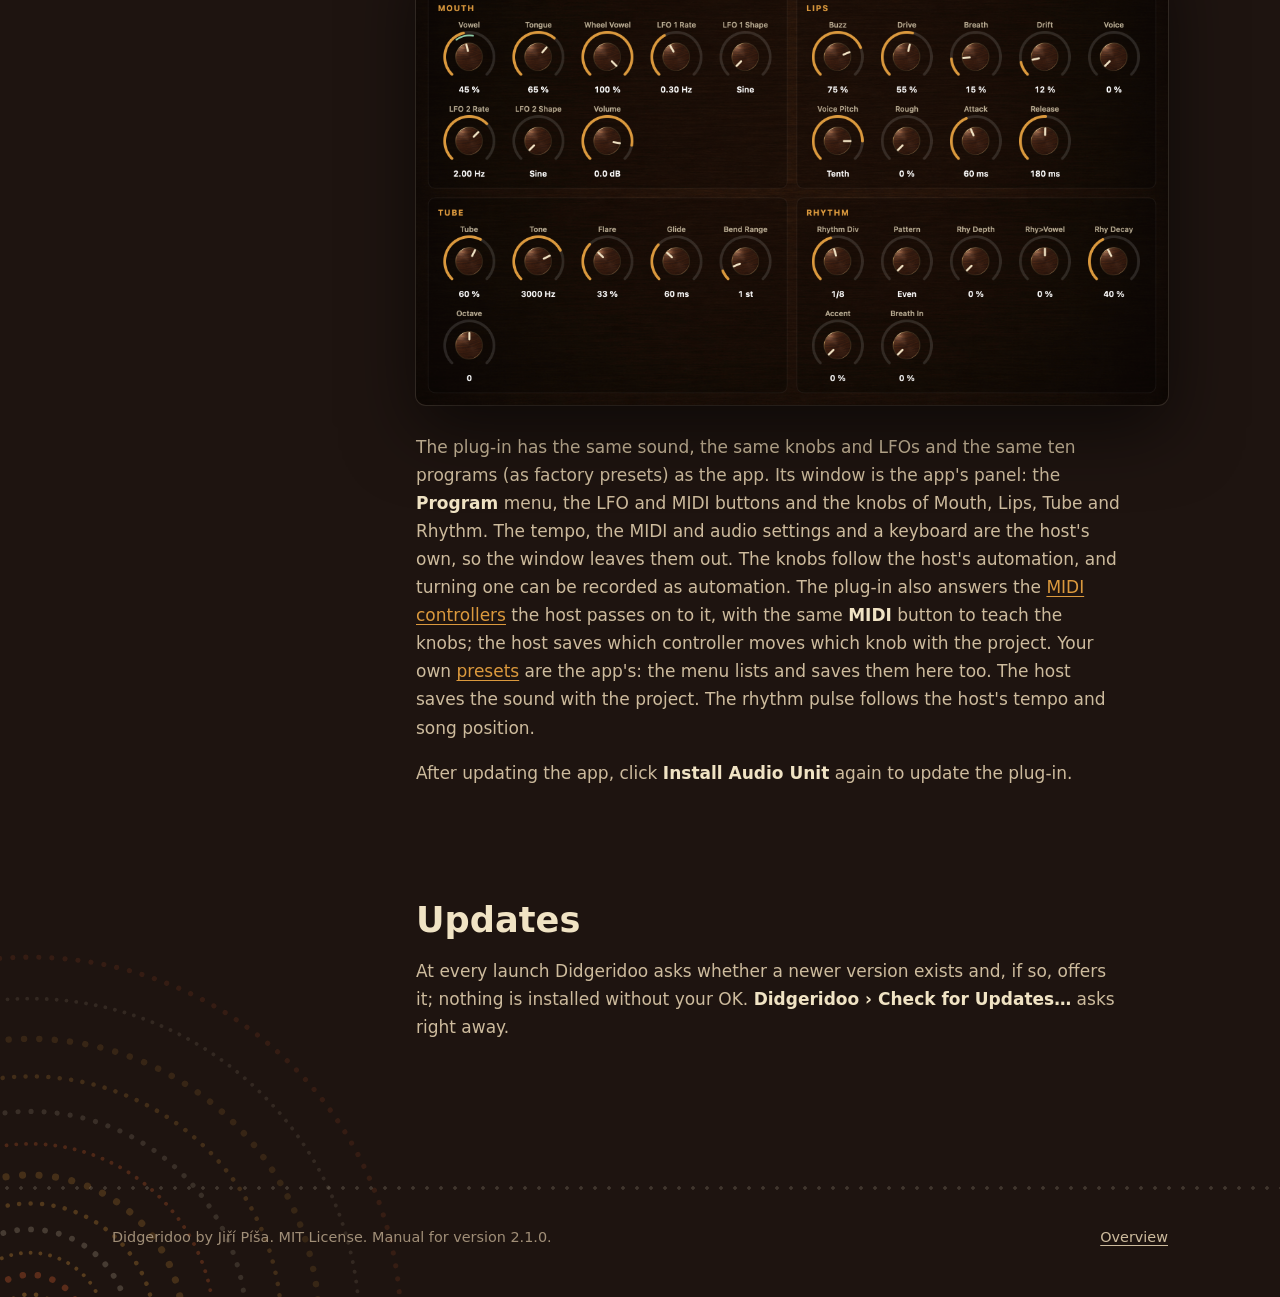
<file: docs/manual.html>
<!doctype html>
<html lang="en">
<head>
<meta charset="utf-8">
<meta name="viewport" content="width=device-width, initial-scale=1">
<title>Didgeridoo Manual</title>
<meta name="description" content="The Didgeridoo manual: every control, with marked screenshots.">
<link rel="alternate" hreflang="en" href="https://jiripisa.github.io/didgeridoo/manual.html">
<link rel="alternate" hreflang="cs" href="https://jiripisa.github.io/didgeridoo/cs/manual.html">
<link rel="alternate" hreflang="x-default" href="https://jiripisa.github.io/didgeridoo/manual.html">
<link rel="icon" href="assets/icon.png">
<link rel="stylesheet" href="assets/site.css">
<link rel="stylesheet" href="assets/manual.css">
</head>
<body>

<header class="wrap masthead">
  <a class="brand" href="index.html"><img src="assets/icon.png" alt="" width="32" height="32">Didgeridoo</a>
  <nav aria-label="Site">
    <a href="index.html">Overview</a>
    <a href="manual.html" aria-current="page">Manual</a>
    <a href="index.html#get">Download</a>
    <a class="lang" href="cs/manual.html" hreflang="cs" lang="cs">Česky</a>
  </nav>
</header>

<main>
  <div class="wrap title">
    <h1>Manual</h1>
    <p>Every control of Didgeridoo 2.1.0, where to find it and what it does.
    The frames in the screenshots mark the control the text talks about.</p>
  </div>

  <div class="wrap layout">
    <nav class="toc" aria-label="Contents">
      <p>Contents</p>
      <ol>
        <li><a href="#start">Getting started</a></li>
        <li><a href="#window">The main window</a></li>
        <li><a href="#playing">Playing</a></li>
        <li><a href="#mouth">Mouth</a></li>
        <li><a href="#lips">Lips</a></li>
        <li><a href="#tube">Tube</a></li>
        <li><a href="#rhythm">Rhythm</a></li>
        <li><a href="#lfo">LFOs</a></li>
        <li><a href="#midi">MIDI controllers</a></li>
        <li><a href="#presets">Presets</a></li>
        <li><a href="#settings">Settings</a></li>
        <li><a href="#plugin">The Audio Unit plug-in</a></li>
        <li><a href="#updates">Updates</a></li>
      </ol>
    </nav>

    <article>
      <section id="start">
        <h2>Getting started</h2>
        <ol>
          <li>Download the disk image from the <a href="index.html#get">download page</a>
          and open it.</li>
          <li>Drag <b>Didgeridoo</b> to <b>Applications</b> and start it from there.</li>
          <li>Play a low note on a MIDI keyboard, or click the keyboard at the bottom of the window. The app listens to every connected MIDI device until you choose one in <span class="ui">Settings</span>.</li>
          <li>To use the instrument in a host such as Ableton Live or Logic Pro, open <span class="ui">Settings</span> and click <span class="ui">Install Audio Unit</span> (see <a href="#plugin">The Audio Unit plug-in</a>).</li>
        </ol>
      </section>

      <section id="window">
        <h2>The main window</h2>
        <figure class="fig">
          <div class="view" style="--iw:2200;--ih:1572">
            <img src="assets/didgeridoo-window.png" alt="The Didgeridoo window with its areas marked">
            <div class="mark" style="--x:1.4;--y:5.5;--w:19.1;--h:6.4"><b>1</b></div>
            <div class="mark" style="--x:32.2;--y:6.4;--w:66.7;--h:4.8"><b>2</b></div>
            <div class="mark" style="--x:1.4;--y:13.1;--w:48.3;--h:36.9"><b>3</b></div>
            <div class="mark" style="--x:50.4;--y:13.1;--w:48.3;--h:36.9"><b>4</b></div>
            <div class="mark" style="--x:1.4;--y:51.1;--w:48.3;--h:36.9"><b>5</b></div>
            <div class="mark" style="--x:50.4;--y:51.1;--w:48.3;--h:36.9"><b>6</b></div>
            <div class="mark" style="--x:1.4;--y:89.1;--w:97.3;--h:9.2"><b>7</b></div>
          </div>
        </figure>
        <dl class="controls">
          <dt><span class="n">1</span>Name</dt>
          <dd>The instrument's name.</dd>
          <dt><span class="n">2</span>Program, LFO 1 and LFO 2, MIDI, Tempo, Settings</dt>
          <dd><b>Program</b> loads one of the ten built-in sounds. It overwrites every knob except <span class="ui">Octave</span> and cuts off a sounding note; your own changes are not kept in the program. All ten play the same model of the instrument, built on measurements of real ones; they differ in the tube, the mouth and the way of playing. Below the ten the menu holds your own presets and the commands that save and delete them (see <a href="#presets">Presets</a>). <b>LFO 1</b> and <b>LFO 2</b> turn the knobs into the amounts by which that LFO moves them (see <a href="#lfo">LFOs</a>). <b>MIDI</b> shows the MIDI controller of every knob and lets a knob learn another (see <a href="#midi">MIDI controllers</a>). <b>Tempo</b> (20–300 BPM) sets the speed of the rhythm pulse. <b>Settings</b> opens MIDI input, audio output and the Audio Unit installer.</dd>
          <dt><span class="n">3</span>Mouth</dt>
          <dd>The shape of the mouth: where the tongue stands and what it takes away from the drone. The knobs of the two LFOs are here too. See <a href="#mouth">Mouth</a>.</dd>
          <dt><span class="n">4</span>Lips</dt>
          <dd>The source of the sound: lips, breath, voice and how notes begin and end. See <a href="#lips">Lips</a>.</dd>
          <dt><span class="n">5</span>Tube</dt>
          <dd>The instrument itself: its resonances and its shape, glide, the pitch bend range and the octave. See <a href="#tube">Tube</a>.</dd>
          <dt><span class="n">6</span>Rhythm</dt>
          <dd>The tempo-synced pulse with its accents and in-breaths. See <a href="#rhythm">Rhythm</a>.</dd>
          <dt><span class="n">7</span>Keyboard</dt>
          <dd>Click a key to play it. Near the top of a key the hit is soft, further down it is firmer, and the bottom of a key is the hardest hit.</dd>
        </dl>
        <h3>Turning a knob</h3>
        <p>Drag a knob up or down. Hold <kbd>Shift</kbd> while dragging for fine steps. Double-click a knob to return it to the value of the current program or preset. The app remembers the knobs, the program or preset and the tempo between launches.</p>
      </section>

      <section id="playing">
        <h2>Playing</h2>
        <p>Didgeridoo plays one note at a time. Hold a key for the drone; a second key slides the pitch there (<span class="ui">Glide</span>), and releasing it falls back to the key still held. With <span class="ui">Octave</span> at 0 the range of a real instrument sits around middle C: C3–G3 (MIDI notes 60–67).</p>
        <dl class="controls">
          <dt>Velocity</dt>
          <dd>A harder hit is a louder note. The instrument has no overblown note: the hardest hit is a loud drone.</dd>
          <dt>Mod wheel</dt>
          <dd>Raises the tongue: moves <span class="ui">Vowel</span> up by as much as <span class="ui">Wheel Vowel</span> allows.</dd>
          <dt>Aftertouch</dt>
          <dd>Adds the sung voice on top of the <span class="ui">Voice</span> knob.</dd>
          <dt>Pitch bend</dt>
          <dd>Bends the pitch by up to <span class="ui">Bend Range</span> semitones.</dd>
          <dt>Sustain pedal</dt>
          <dd>Holds the drone after you release the keys.</dd>
        </dl>
      </section>

      <section id="mouth">
        <h2>Mouth</h2>
        <dl class="controls">
          <dt>Vowel (0–100 %)</dt>
          <dd>The mouth shape, from an open “aw” at 0, where the tongue lies low and the drone is plain, to a tight “ee” at 100. As it rises the tongue rises with it, and the bright band the tongue leaves in the sound climbs from about 1 to 2.2 kHz.</dd>
          <dt>Tongue (0–100 %)</dt>
          <dd>How deep the mouth cuts into the sound. A player's mouth adds nothing: with the tongue raised it holds the sound back at three resonances of its own, and the band left between them is the bright overtone you hear moving. At 0 the mouth does nothing, wherever <span class="ui">Vowel</span> stands. Below about 25 % of <span class="ui">Vowel</span> the tongue lies low and nothing happens either; from 80 % it works in full. A raised tongue also lifts the drone by up to a third of a semitone.</dd>
          <dt>Wheel Vowel (0–100 %)</dt>
          <dd>How far the mod wheel moves the vowel.</dd>
          <dt>LFO 1 Rate (0.02–20 Hz)</dt>
          <dd>How often LFO 1 goes round. What it moves, and how far, is set on the knobs themselves: see <a href="#lfo">LFOs</a>.</dd>
          <dt>LFO 1 Shape (Sine, Triangle, Ramp Up, Ramp Down, Square, Steps, Wander)</dt>
          <dd>The shape of its cycle. Sine and Triangle sway; the ramps rise or fall and jump back; Square switches between two places; Steps takes a new random place every cycle and holds it; Wander takes one and moves there smoothly.</dd>
          <dt>LFO 2 Rate, LFO 2 Shape</dt>
          <dd>The same for LFO 2.</dd>
          <dt>Volume (−40 to +6 dB)</dt>
          <dd>Output level. The programs are balanced for 0 dB.</dd>
        </dl>
      </section>

      <section id="lips">
        <h2>Lips</h2>
        <dl class="controls">
          <dt>Buzz (0–100 %)</dt>
          <dd>How hard the lips close. They are shut for a good half of every cycle: a hard closure (100) gives a bright, buzzing drone, a soft one (0) a mellow drone with few high harmonics.</dd>
          <dt>Drive (0–100 %)</dt>
          <dd>How hard the lips are blown. The air that passes them cannot grow beyond what the blowing pressure allows, so a wide opening flattens each puff: more Drive gives a fuller, rougher tone with stronger harmonics. It works on the lips themselves, before the mouth and the tube shape the sound.</dd>
          <dt>Breath (0–100 %)</dt>
          <dd>Breath noise. It passes only while the lips are open, so it comes in bursts at the pitch of the drone, and the mouth and the tube colour it as they colour the drone.</dd>
          <dt>Drift (0–100 %)</dt>
          <dd>Slow, random wandering of the pitch, up to about a third of a semitone. A real drone is steady: keep it low for a faithful sound.</dd>
          <dt>Voice (0–100 %)</dt>
          <dd>Singing into the tube the way players do it: the voice opens and closes the same stream of air as the lips, at the interval of <span class="ui">Voice Pitch</span> above the drone. A fifth or a tenth adds a tone one octave below the drone. Aftertouch adds to it.</dd>
          <dt>Voice Pitch (Unison, Third, Fourth, Fifth, Octave, Tenth, Twelfth)</dt>
          <dd>The interval of the sung voice above the drone. These are the intervals at which a voice locks to the drone and stands still; players sing the tenth most.</dd>
          <dt>Rough (0–100 %)</dt>
          <dd>Pulls the voice off its lock, by up to a third of a semitone, so that it beats against the drone: a growl.</dd>
          <dt>Attack (5–2000 ms)</dt>
          <dd>How quickly a note fades in.</dd>
          <dt>Release (10–3000 ms)</dt>
          <dd>How quickly it fades out after the key is released.</dd>
        </dl>
      </section>

      <section id="tube">
        <h2>Tube</h2>
        <dl class="controls">
          <dt>Tube (0–100 %)</dt>
          <dd>The resonances of the instrument itself. The lowest lies just under the drone and makes the fundamental stand far above its harmonics, as on a real didgeridoo; the others stand where <span class="ui">Flare</span> puts them. The loudness stays about the same. At 0 the tube is left out.</dd>
          <dt>Tone (200–8000 Hz)</dt>
          <dd>Up to this frequency the tube sends out higher harmonics more strongly than lower ones; above it no more. Lower is darker.</dd>
          <dt>Flare (0–100 %)</dt>
          <dd>The shape of the tube. At 0 it is a plain pipe, which favours the odd harmonics of the drone and sounds hollow; higher values are natural instruments that widen towards the end, whose harmonics above the fundamental are weak.</dd>
          <dt>Glide (0–1000 ms)</dt>
          <dd>How long the pitch takes to slide from one note to the next.</dd>
          <dt>Bend Range (0–12 st)</dt>
          <dd>The pitch bend range in semitones. A player's lips move the drone by about a semitone in all.</dd>
          <dt>Octave (−2 to +2)</dt>
          <dd>Moves the whole instrument by octaves. At 0 a key sounds two octaves below its MIDI note, which puts a didgeridoo's range around middle C. +2 plays the MIDI note itself, for pads and keyboards that start low. A sounding note slides to the new octave. Programs leave this knob where you put it.</dd>
        </dl>
      </section>

      <section id="rhythm">
        <h2>Rhythm</h2>
        <p>The pulse starts at full strength on every step and fades until the next one. With <span class="ui">Rhy Depth</span>, <span class="ui">Rhy&gt;Vowel</span>, <span class="ui">Accent</span> and <span class="ui">Breath In</span> at zero it does nothing. In the app it runs at the <span class="ui">Tempo</span> in the header; in a host it follows the song.</p>
        <dl class="controls">
          <dt>Rhythm Div (1/64 to 2/1)</dt>
          <dd>The length of one step, including triplet (T) and dotted (D) values.</dd>
          <dt>Pattern (Even, A-b, A-b-b, A-b-b-A-b-A)</dt>
          <dd>Which steps are accents (A) and which are soft (b). On a soft step <span class="ui">Rhy&gt;Vowel</span> pushes the vowel the other way, as the tongue swings back after an accent. <b>Even</b> treats every step alike.</dd>
          <dt>Rhy Depth (0–100 %)</dt>
          <dd>How far the volume drops between pulses.</dd>
          <dt>Rhy&gt;Vowel (−100 to +100 %)</dt>
          <dd>How far each pulse pushes <span class="ui">Vowel</span>: positive raises the tongue, negative lowers it.</dd>
          <dt>Rhy Decay (0–100 %)</dt>
          <dd>The shape of the pulse, from a long swell at 0 to a short stab at 100.</dd>
          <dt>Accent (0–100 %)</dt>
          <dd>How much louder an accented step begins, with lips that close harder for a moment, and how much quieter the soft steps are.</dd>
          <dt>Breath In (0–100 %)</dt>
          <dd>A quick breath through the nose on every soft step, as in circular breathing: for the first fifth of a second the drone drops, the breath is heard and the tongue lets go. It needs a pattern with soft steps.</dd>
        </dl>
      </section>

      <section id="lfo">
        <h2>LFOs</h2>
        <p>Two LFOs can move the knobs for you. Each goes round at its own rate in its own shape (their four knobs are in <a href="#mouth">Mouth</a>), and every knob that can be moved has an amount for each LFO: how far that LFO swings it either way, as a part of the knob's travel. An LFO does not turn the knob; it adds to where the knob stands.</p>
        <figure class="fig">
          <div class="view" style="--iw:2200;--ih:1572">
            <img src="assets/manual/lfo-amounts.png" alt="The window with the LFO 1 button on: the knobs show the amounts of LFO 1">
          </div>
        </figure>
        <dl class="controls">
          <dt>Setting an amount</dt>
          <dd>Click <span class="ui">LFO 1</span> or <span class="ui">LFO 2</span> in the header. The knobs now show that LFO's amounts, in its colour: drag a knob up for a positive amount, down for a negative one, which turns the movement round. An arc inside the knob's ring shows the part of its travel the LFO sweeps. Double-click a knob to put its amount back to the program's or the preset's. Click the button again to get the knobs back.</dd>
          <dt>What can be moved</dt>
          <dd>Vowel, Tongue, Volume, Buzz, Drive, Breath, Voice, Rough, Tube, Tone, Flare, Rhy Depth, Rhy&gt;Vowel, Rhy Decay, Accent and Breath In. The switches, the times and a few others step back while a button is on; the LFOs' own knobs stay in use. Both LFOs can move the same knob: their movements add up and stop at the ends of the knob's travel.</dd>
          <dt>Seeing it</dt>
          <dd>With both buttons off, a knob that an LFO moves keeps its arc, sage green for LFO 1 and pale blue for LFO 2, so you see at a glance what is moving. The knob's pointer stays where you put it.</dd>
          <dt>As it comes</dt>
          <dd>In most programs LFO 1 sways <span class="ui">Vowel</span> a little: the slow movement of the mouth. The LFOs run on their own and a new note does not start them again. The amounts are stored with the sound, and in a host each one is a parameter of its own (“LFO 1&gt;Vowel”) that can be automated.</dd>
        </dl>
      </section>

      <section id="midi">
        <h2>MIDI controllers</h2>
        <p>Every knob listens to a MIDI controller (a control change, CC): move the control and the knob goes where it says, from the bottom of its travel at 0 to the top at 127 (Rhy&gt;Vowel, which has a middle, stands on it at 64). The knobs come with the controllers listed below, and any knob can learn another.</p>
        <figure class="fig">
          <div class="view" style="--iw:2200;--ih:1572">
            <img src="assets/manual/midi-learn.png" alt="The window with the MIDI button on: every knob shows its controller, and Tone is listening for one">
          </div>
        </figure>
        <dl class="controls">
          <dt>Teaching a knob</dt>
          <dd>Click <span class="ui">MIDI</span> in the header: under every knob is its controller. Click a knob, and a dashed ring shows that it is listening; now move a control on your MIDI controller. The knob takes that control and goes where it stands. A controller moves one knob only, so a knob that had it before is left with none (“—”). Click the listening knob again to call it off, and <span class="ui">MIDI</span> again to get the knobs back.</dd>
          <dt>Putting it back</dt>
          <dd>Double-click a knob to give it back the controller it came with. A secondary click on a knob offers the same and <b>No controller</b>. <span class="ui">Defaults</span>, next to the <span class="ui">MIDI</span> button while it is on, does it for every knob.</dd>
          <dt>Mouth</dt>
          <dd>Vowel 11, Tongue 71, Wheel Vowel 20, LFO 1 Rate 76, LFO 1 Shape 21, LFO 2 Rate 22, LFO 2 Shape 23, Volume 7</dd>
          <dt>Lips</dt>
          <dd>Buzz 70, Drive 2, Breath 24, Drift 25, Voice 26, Voice Pitch 27, Rough 28, Attack 73, Release 72</dd>
          <dt>Tube</dt>
          <dd>Tube 29, Tone 74, Flare 30, Glide 5, Bend Range 31, Octave 103</dd>
          <dt>Rhythm</dt>
          <dd>Rhythm Div 85, Pattern 86, Rhy Depth 87, Rhy&gt;Vowel 88, Rhy Decay 89, Accent 90, Breath In 102</dd>
          <dt>Not for knobs</dt>
          <dd>The mod wheel (CC 1) and the sustain pedal (CC 64) keep their own work (see <a href="#playing">Playing</a>), and so do the controllers MIDI keeps for itself: 0, 6, 32, 38, 96–101 and 120–127. A knob does not learn them. The amounts of the LFOs have no controllers.</dd>
          <dt>Where it is kept</dt>
          <dd>The app remembers the controllers between launches. They do not belong to a program: loading one leaves them alone. A knob jumps to its controller's place the moment the control is moved.</dd>
          <dt>OXI E16</dt>
          <dd>For the OXI E16 controller there is an instrument definition with these controllers: <a href="assets/Didgeridoo.oxiindef" download>Didgeridoo.oxiindef</a>. Import it in the OXI App. It names every knob and carries the controller value of each knob's default place; the mod wheel and the sustain pedal are in it too. Leave its ranges at 0 to 127, switches included: the instrument spreads a knob's whole travel over them.</dd>
        </dl>
      </section>

      <section id="presets">
        <h2>Presets</h2>
        <p>A preset is a sound of your own under a name: every knob as it stands, the octave and the LFO amounts included. Presets live in the Program menu, below the ten built-in programs, and the one in use is ticked.</p>
        <dl class="controls">
          <dt>Saving</dt>
          <dd>Choose <span class="ui">Program</span> › <span class="ui">Save Preset…</span>, type a name and press Return. The sound as it stands is stored, and the menu shows the preset as the one in use. A name that exists replaces that preset; the button then reads <span class="ui">Replace</span>.</dd>
          <dt>Loading</dt>
          <dd>Choose the preset in the <span class="ui">Program</span> menu. Like a program it overwrites the knobs and cuts off a sounding note; unlike a program it sets <span class="ui">Octave</span> too. A double click on a knob then returns the preset's value.</dd>
          <dt>Deleting</dt>
          <dd>With a preset in use, <span class="ui">Delete</span> with its name moves it to the Trash. The sound stays as it is.</dd>
          <dt>Files</dt>
          <dd>Each preset is a file in Library/Application Support/Didgeridoo/Presets in your home folder; <span class="ui">Show in Finder</span> opens the folder. Copy the files to another Mac to take your presets along; renaming a file renames the preset. MIDI controllers and the tempo are not part of a preset.</dd>
          <dt>In a host</dt>
          <dd>The plug-in's window has the same menu and the same presets: a sound saved in the app is there in the plug-in a moment later, and the other way round. The host shows the preset's name as the plug-in's preset and still saves the sound with its project.</dd>
        </dl>
      </section>

      <section id="settings">
        <h2>Settings</h2>
        <dl class="controls">
          <dt>MIDI input › Device</dt>
          <dd><b>All devices</b> (the default), <b>None</b>, or one connected keyboard or controller. A chosen device that is unplugged stays in the list as “not connected”; the app listens to it again as soon as it is back.</dd>
          <dt>MIDI input › Channel</dt>
          <dd><b>All channels</b> or one of 1–16; messages on other channels are ignored.</dd>
          <dt>The “Didgeridoo” MIDI port</dt>
          <dd>While the app runs, other applications can send MIDI to a port called <b>Didgeridoo</b>. It is always on and obeys the channel setting.</dd>
          <dt>Audio output › Device</dt>
          <dd><b>System default</b> or a specific audio device. System default follows the output chosen in macOS, also when it changes while the app runs (when you plug in headphones, for example). A chosen device that is unplugged stays in the list as “not connected”: the sound goes to the system default until the device is back.</dd>
          <dt>Audio output › Channels</dt>
          <dd>Shown for a chosen device with four or more outputs: the pair of channels the sound goes to. A newly chosen device starts on its first pair. The instrument is mono; both channels carry the same signal.</dd>
          <dt>Audio Unit plug-in</dt>
          <dd>Shows whether the plug-in is installed and in which version; <span class="ui">Install Audio Unit</span> installs or updates it.</dd>
        </dl>
      </section>

      <section id="plugin">
        <h2>The Audio Unit plug-in</h2>
        <ol>
          <li>In the app, open <span class="ui">Settings</span> and click <span class="ui">Install Audio Unit</span>. This copies <span class="ui">Didgeridoo.component</span> into <span class="ui">~/Library/Audio/Plug-Ins/Components</span>.</li>
          <li>Restart your host or let it rescan its plug-ins. In Ableton Live, Audio Units must be switched on in <span class="ui">Settings › Plug-Ins</span>.</li>
          <li>The instrument appears as <b>Didgeridoo</b> by <b>Jiri Pisa</b> among the Audio Unit instruments.</li>
        </ol>
        <figure class="fig">
          <div class="view" style="--iw:2200;--ih:1360">
            <img src="assets/manual/plugin-window.png" alt="The plug-in's window in a host">
          </div>
        </figure>
        <p>The plug-in has the same sound, the same knobs and LFOs and the same ten programs (as factory presets) as the app. Its window is the app's panel: the <span class="ui">Program</span> menu, the LFO and MIDI buttons and the knobs of Mouth, Lips, Tube and Rhythm. The tempo, the MIDI and audio settings and a keyboard are the host's own, so the window leaves them out. The knobs follow the host's automation, and turning one can be recorded as automation. The plug-in also answers the <a href="#midi">MIDI controllers</a> the host passes on to it, with the same <span class="ui">MIDI</span> button to teach the knobs; the host saves which controller moves which knob with the project. Your own <a href="#presets">presets</a> are the app's: the menu lists and saves them here too. The host saves the sound with the project. The rhythm pulse follows the host's tempo and song position.</p>
        <p>After updating the app, click <span class="ui">Install Audio Unit</span> again to update the plug-in.</p>
      </section>

      <section id="updates">
        <h2>Updates</h2>
        <p>At every launch Didgeridoo asks whether a newer version exists and, if
        so, offers it; nothing is installed without your OK. <span class="ui">Didgeridoo
        › Check for Updates…</span> asks right away.</p>
      </section>
    </article>
  </div>
</main>

<footer>
  <div class="wrap">
    <span>Didgeridoo by Jiří Píša. MIT License. Manual for version 2.1.0.</span>
    <span><a href="index.html">Overview</a></span>
  </div>
</footer>

</body>
</html>
</file>
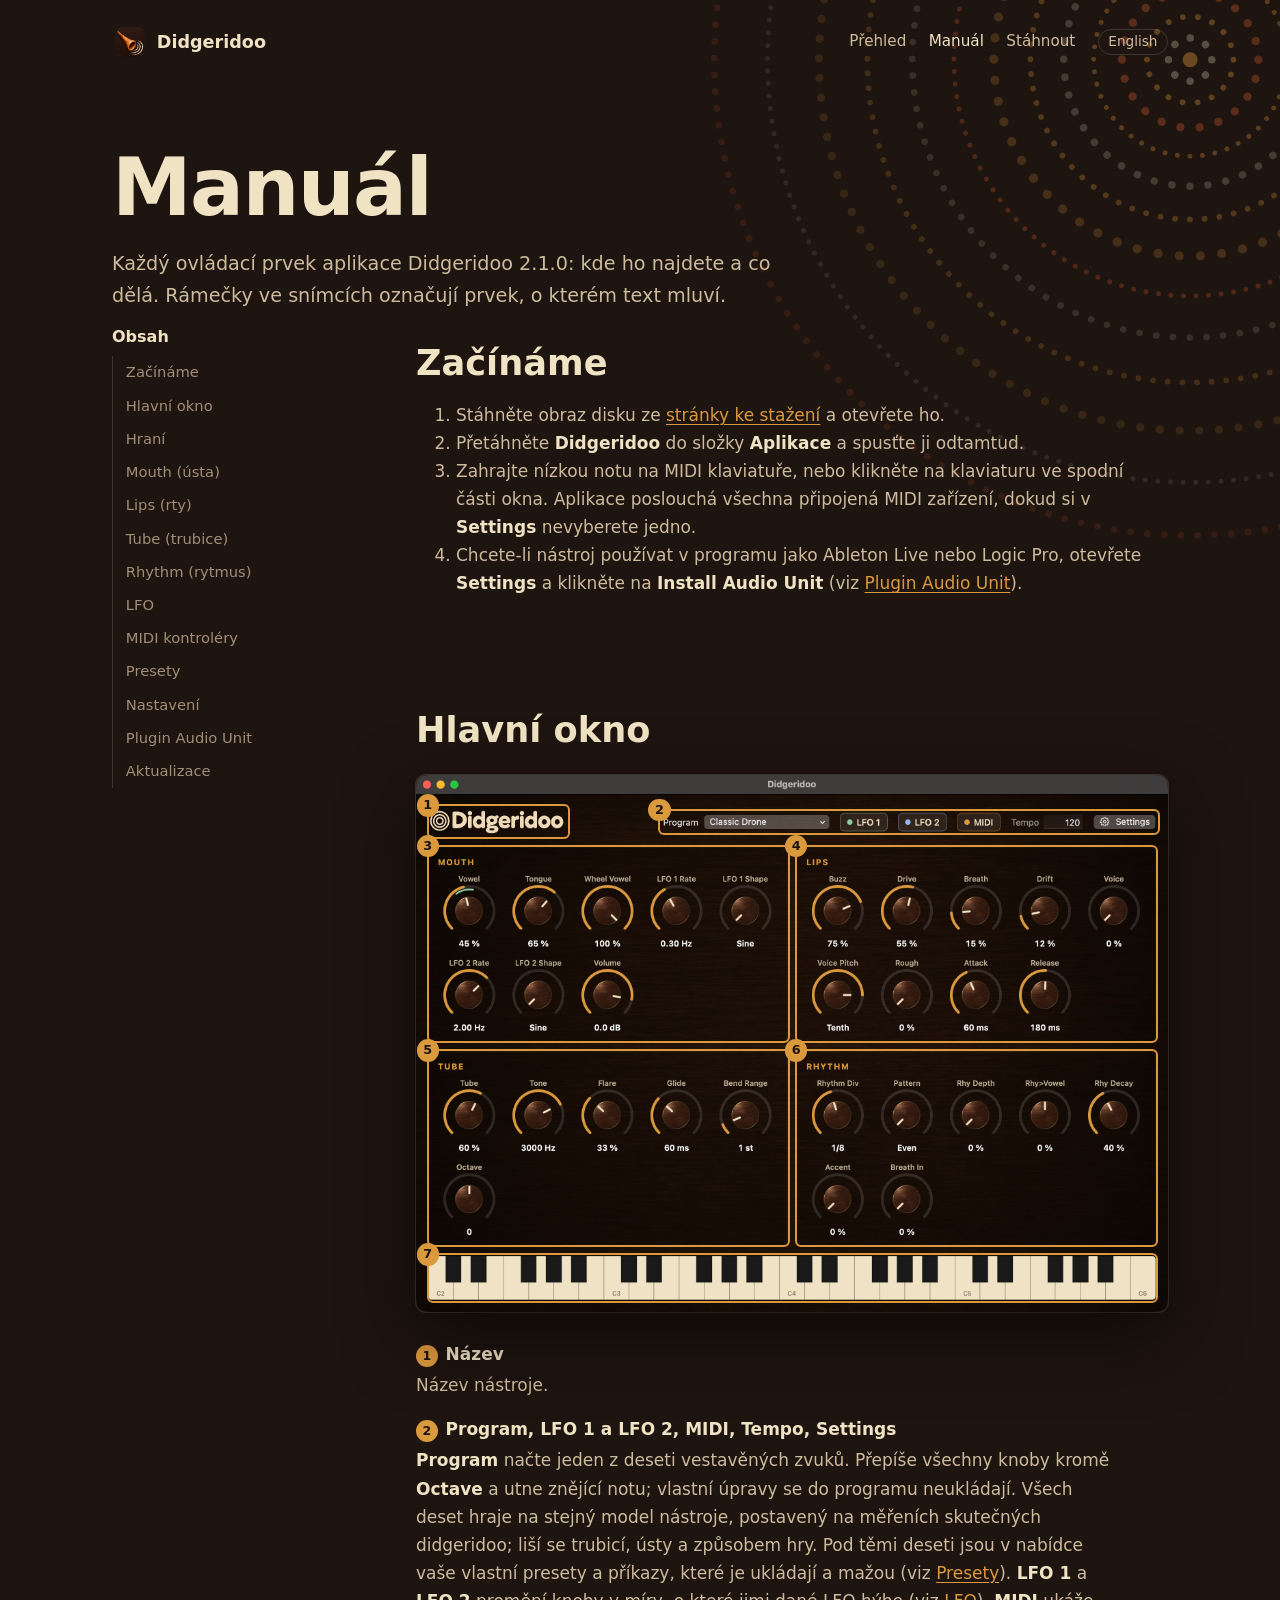
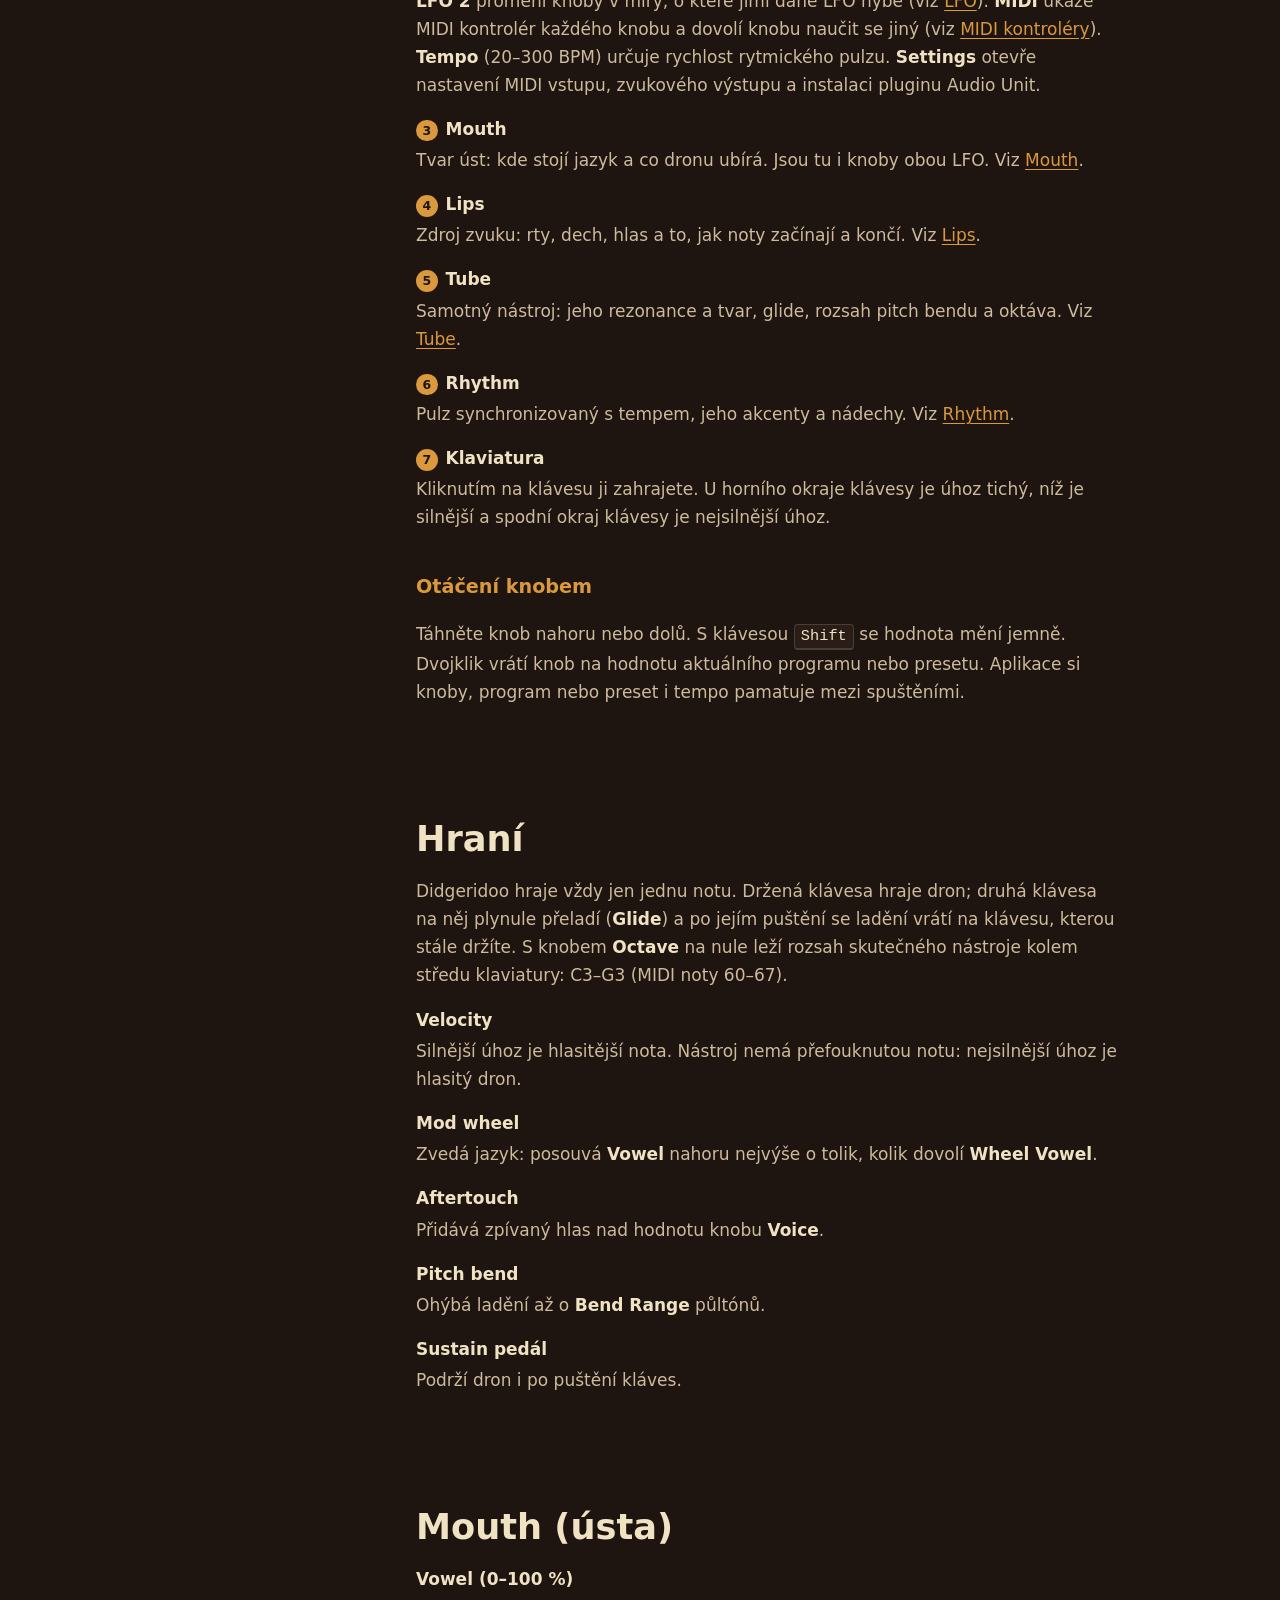
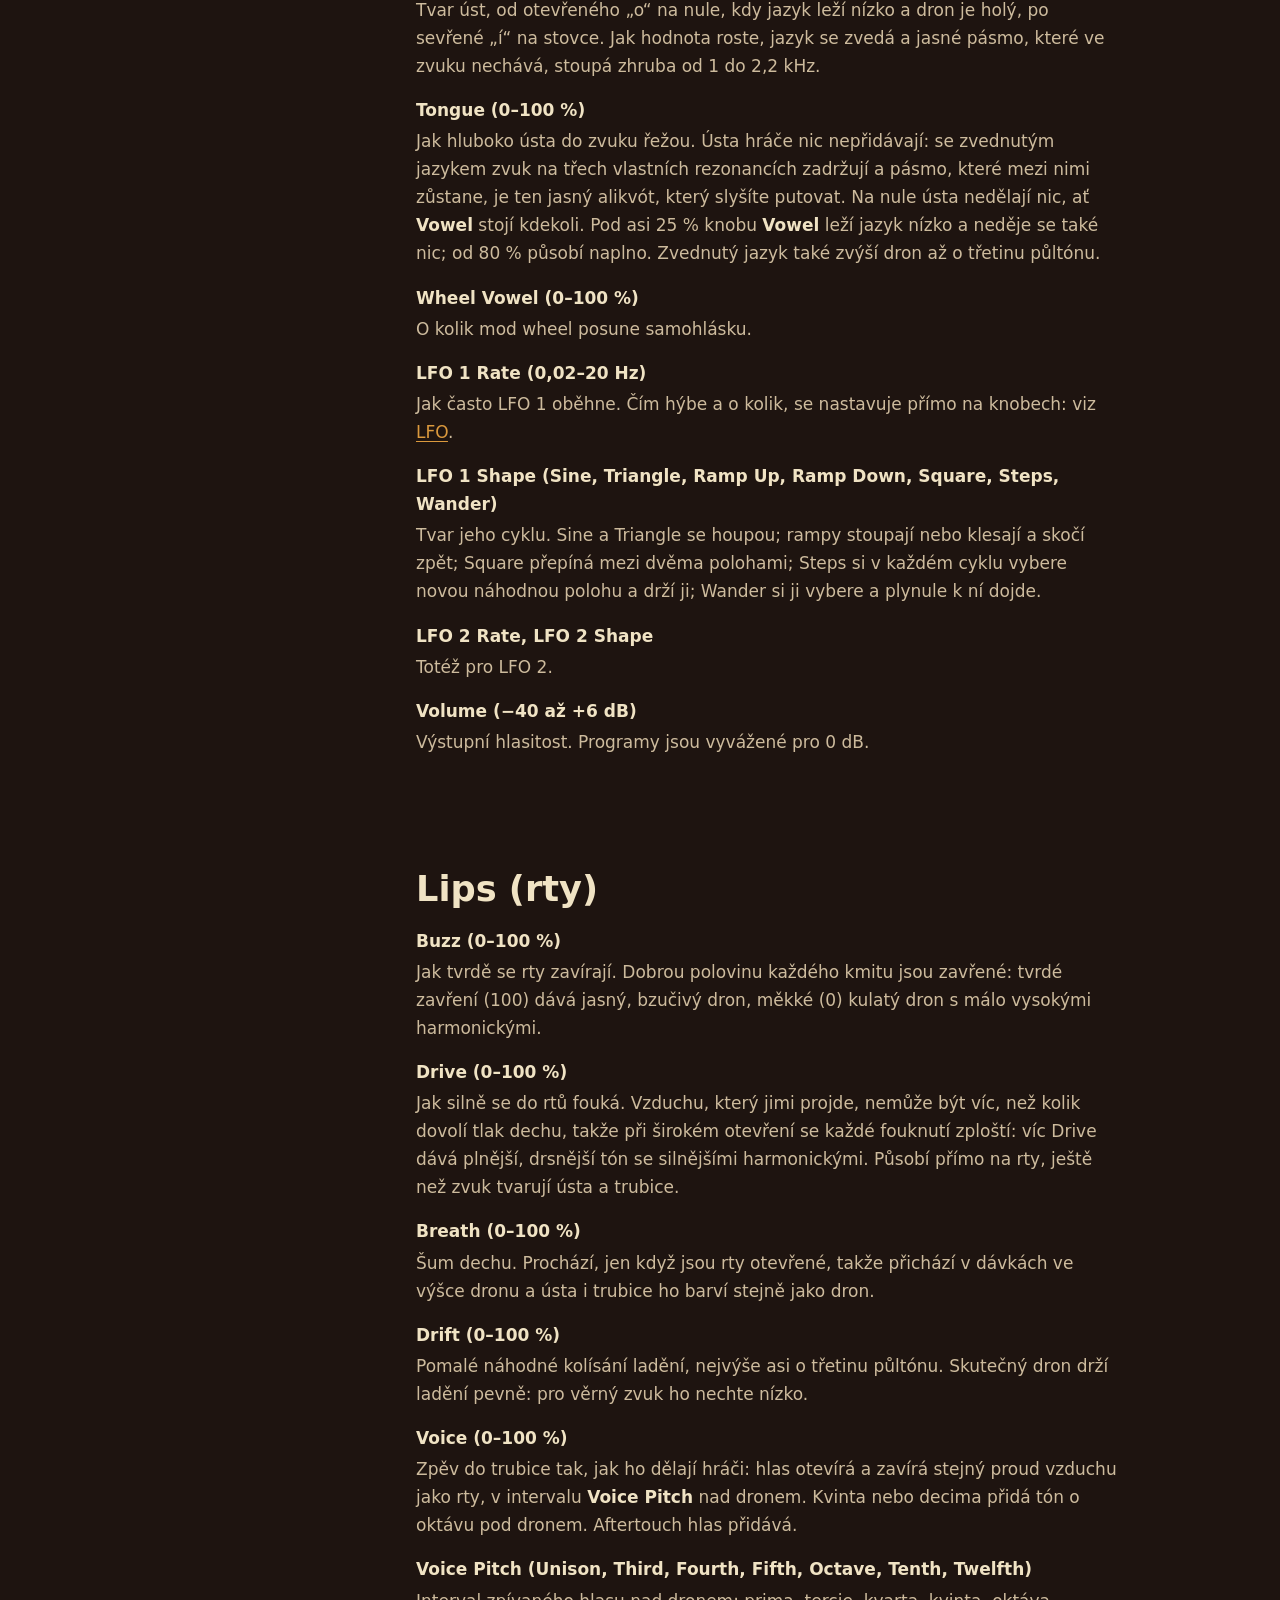
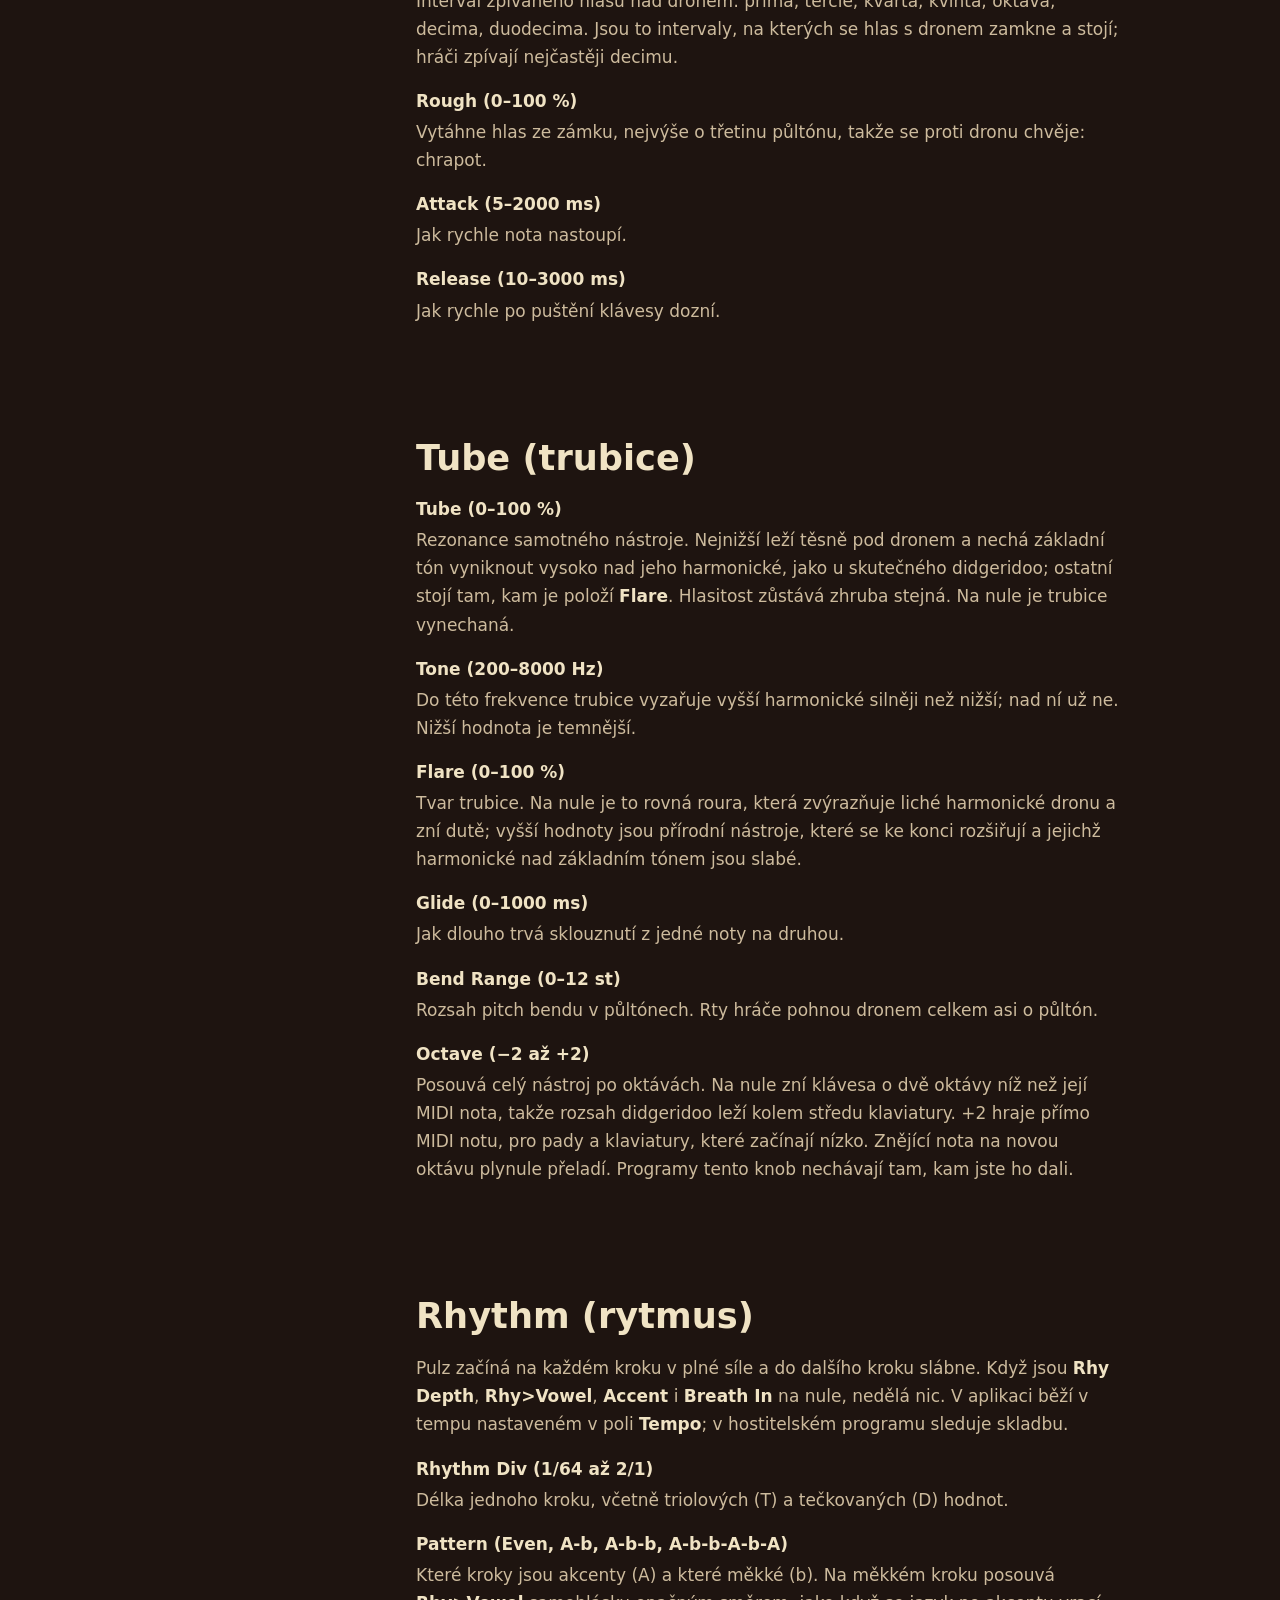
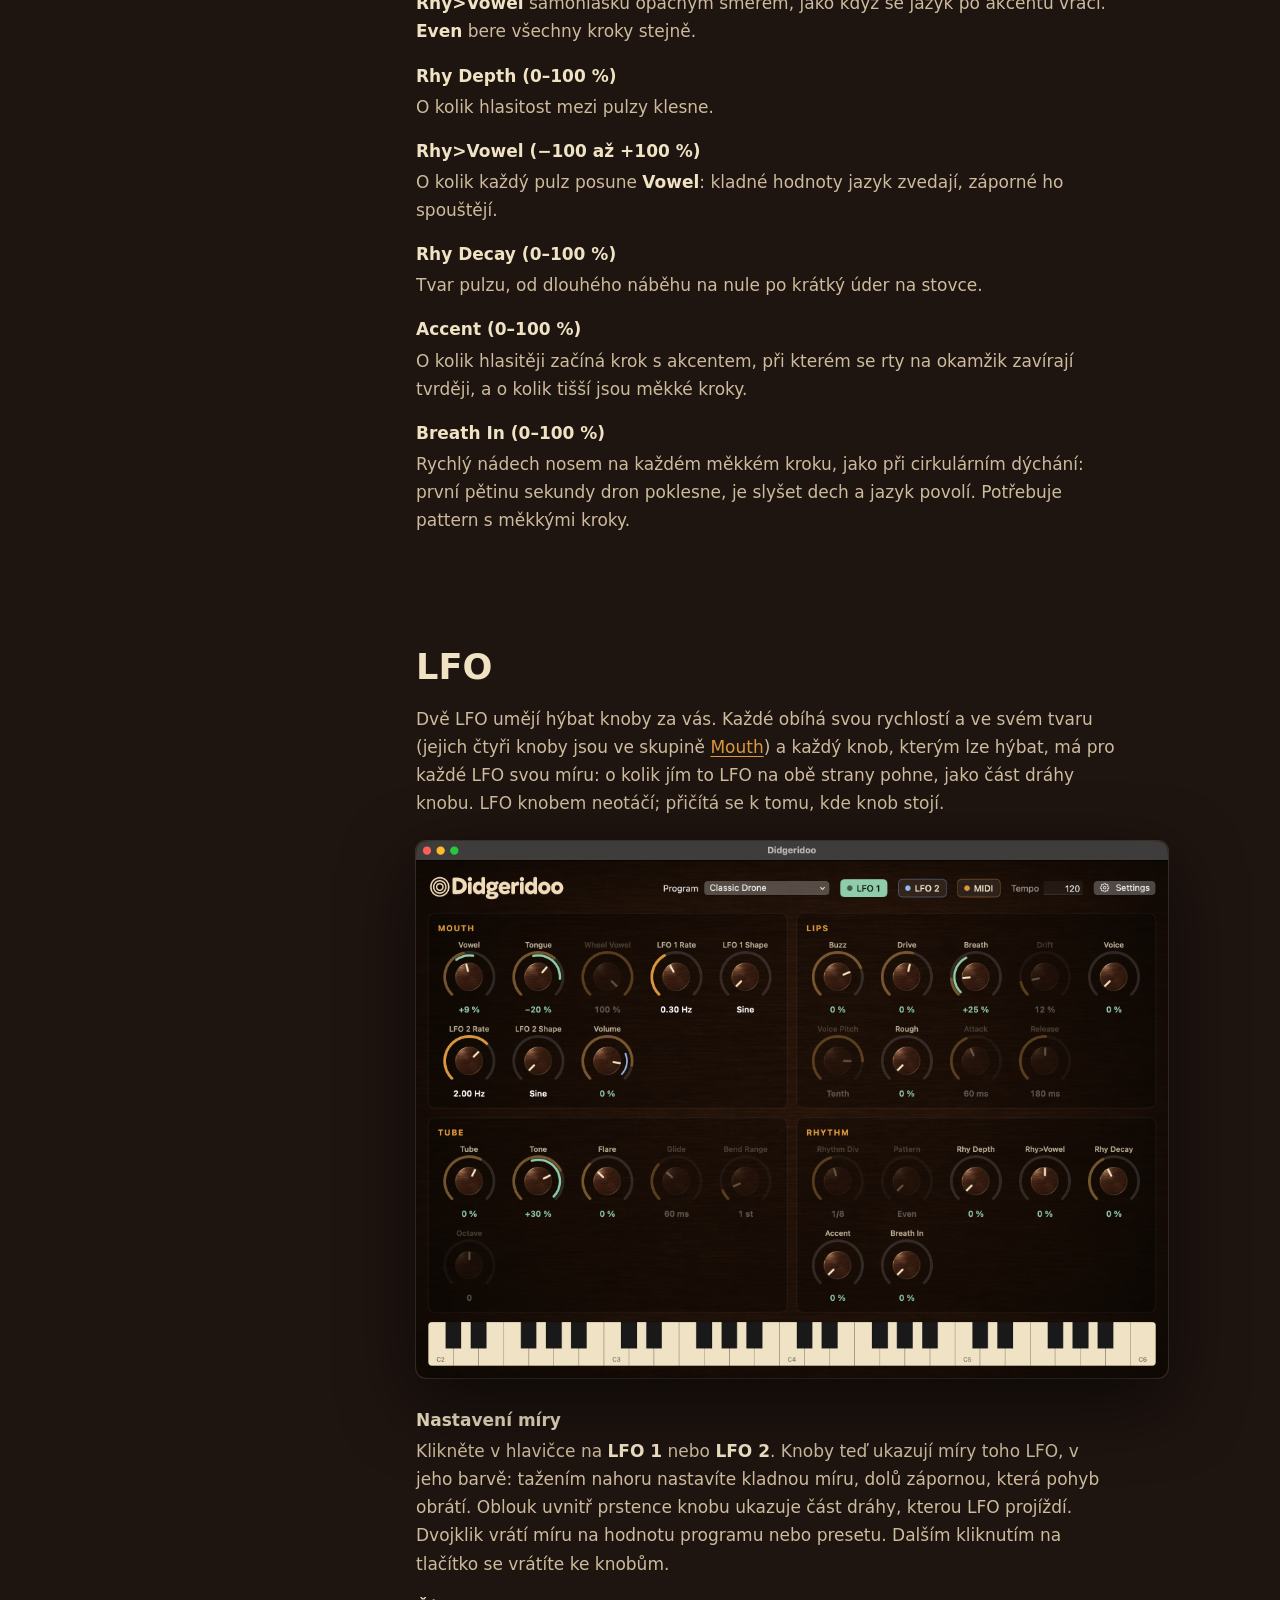
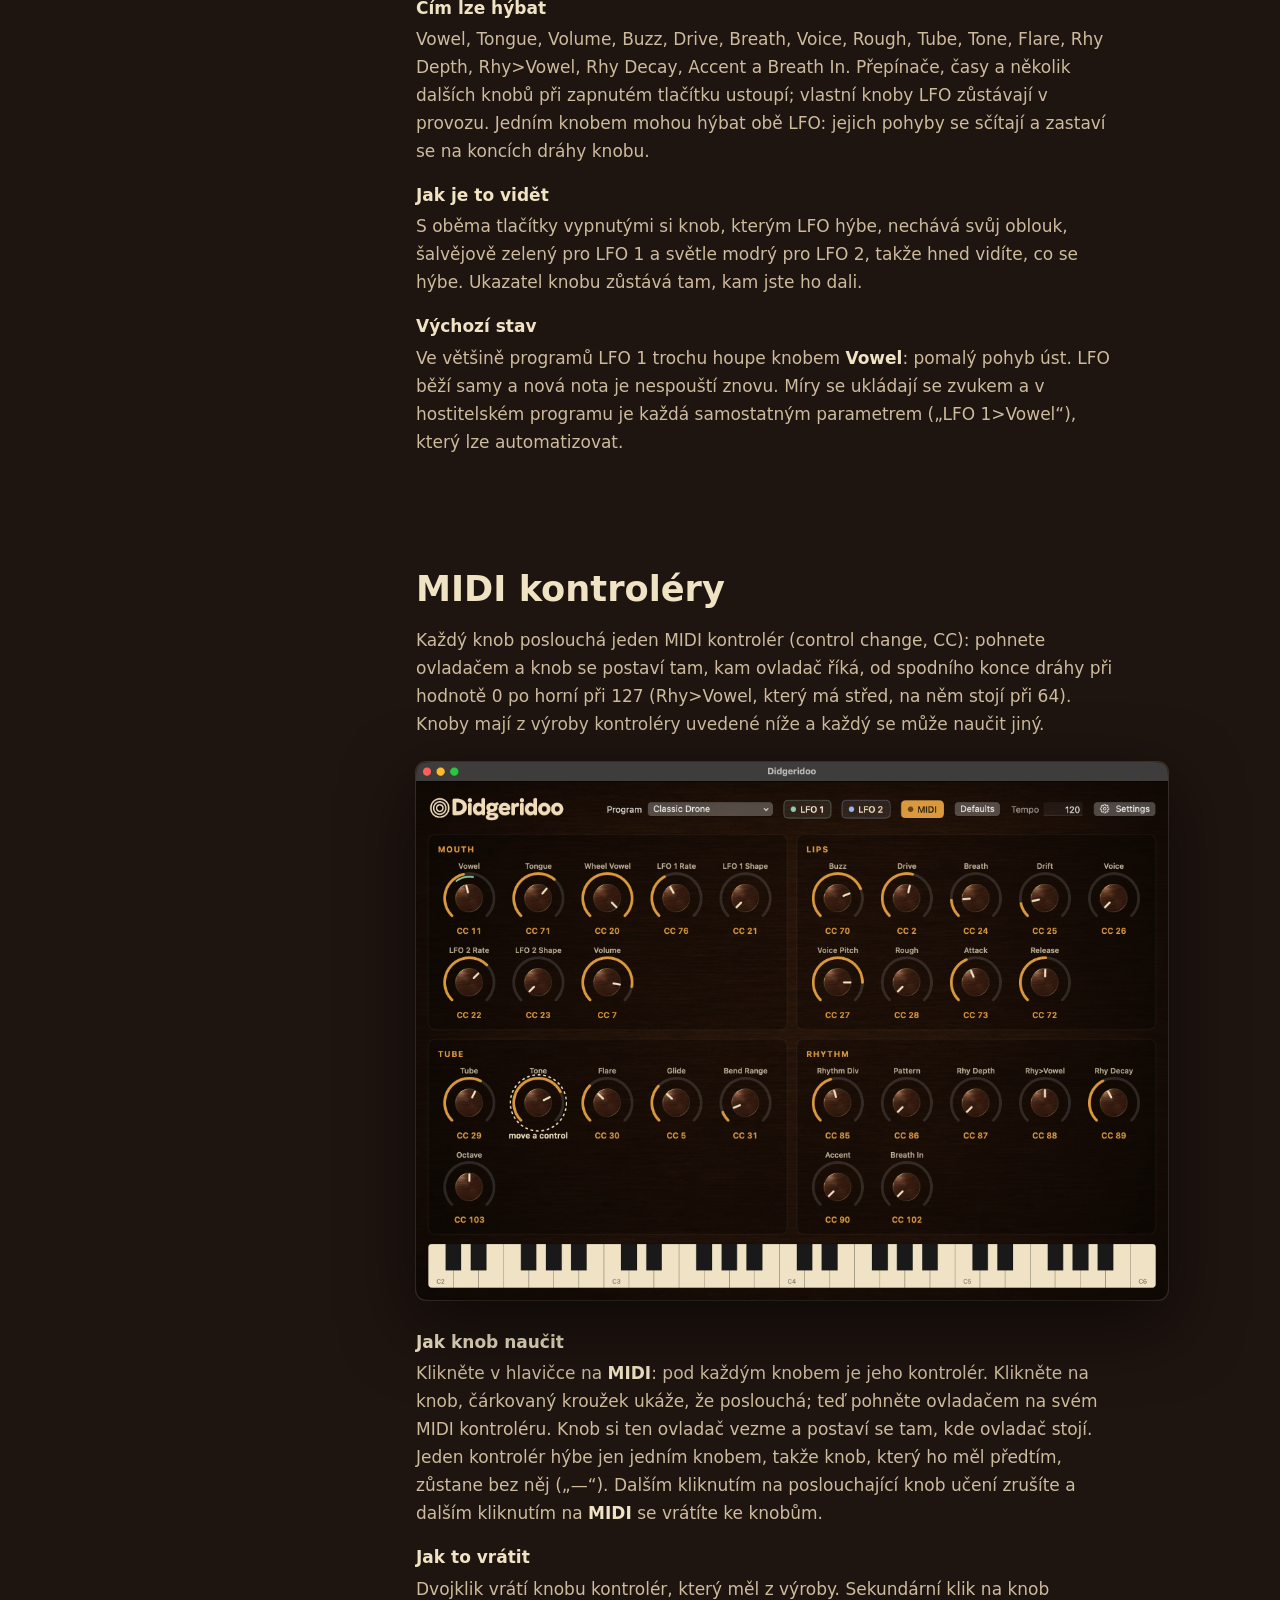
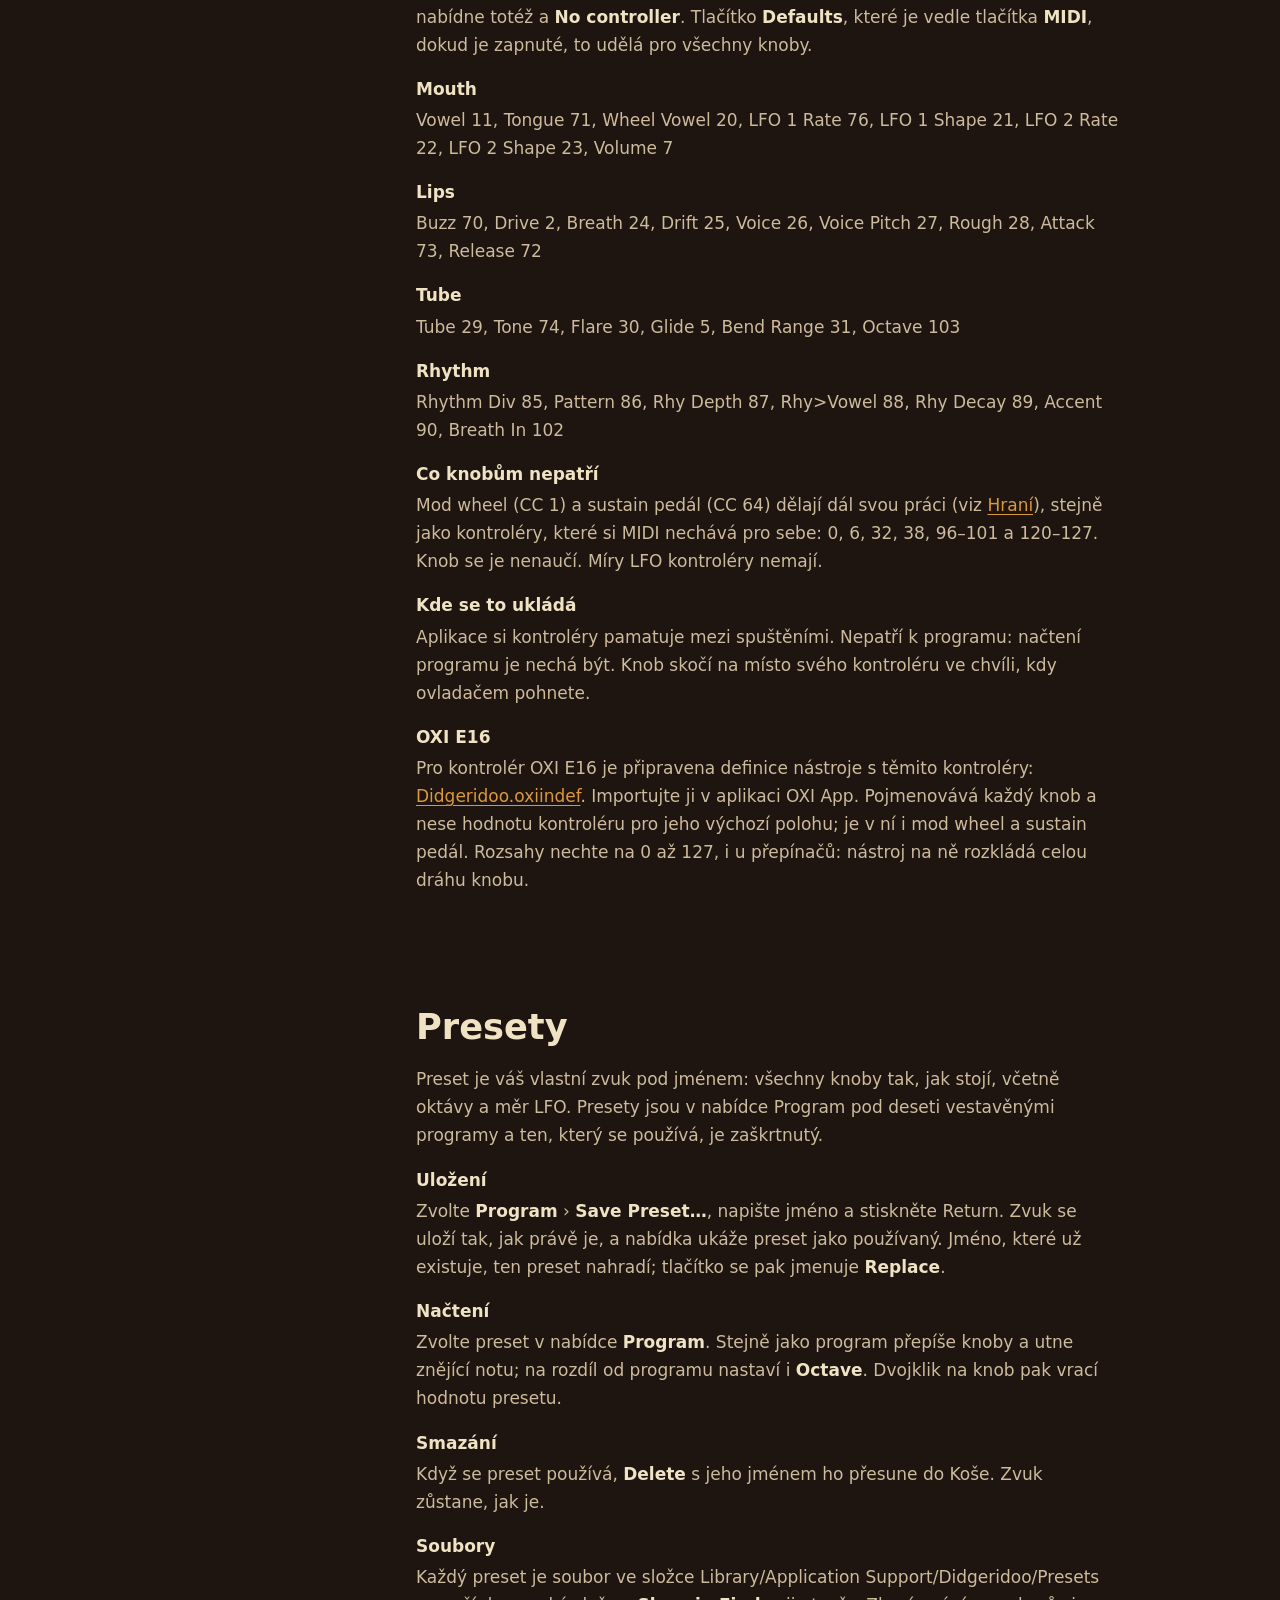
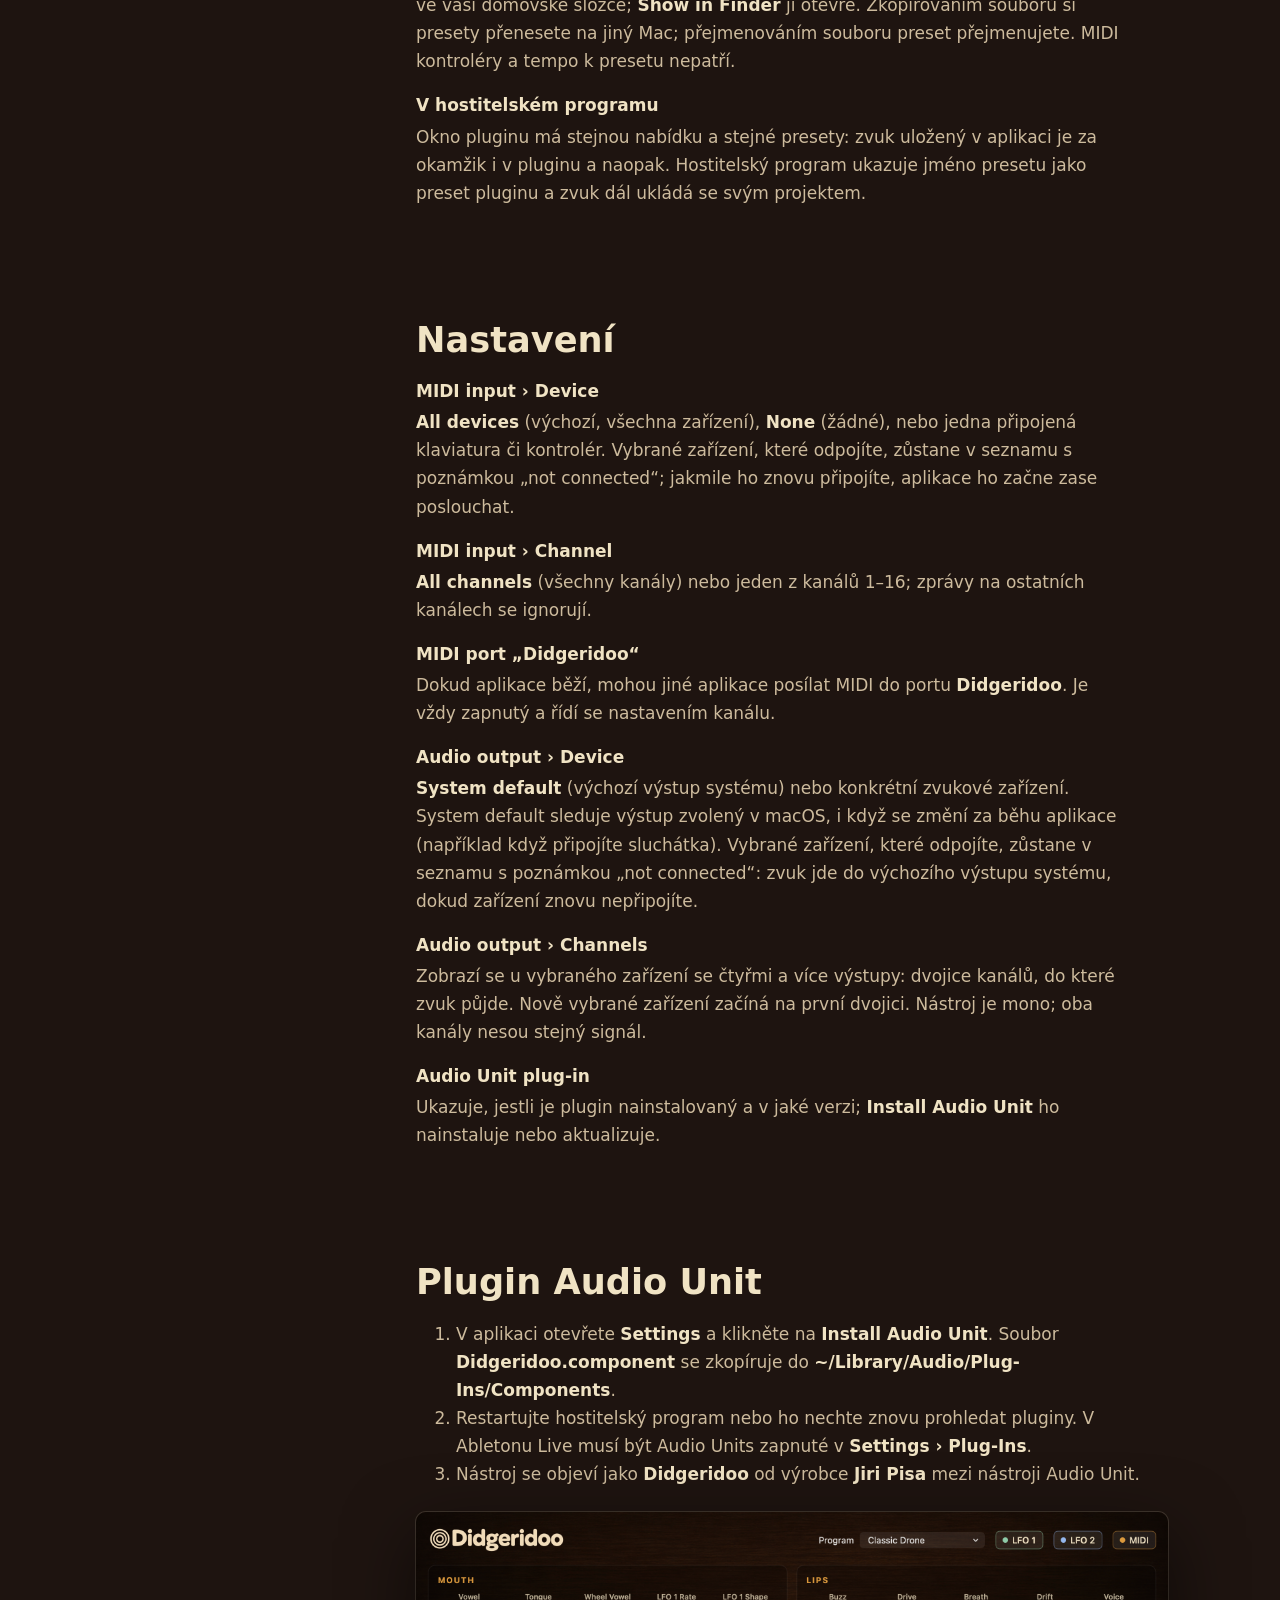
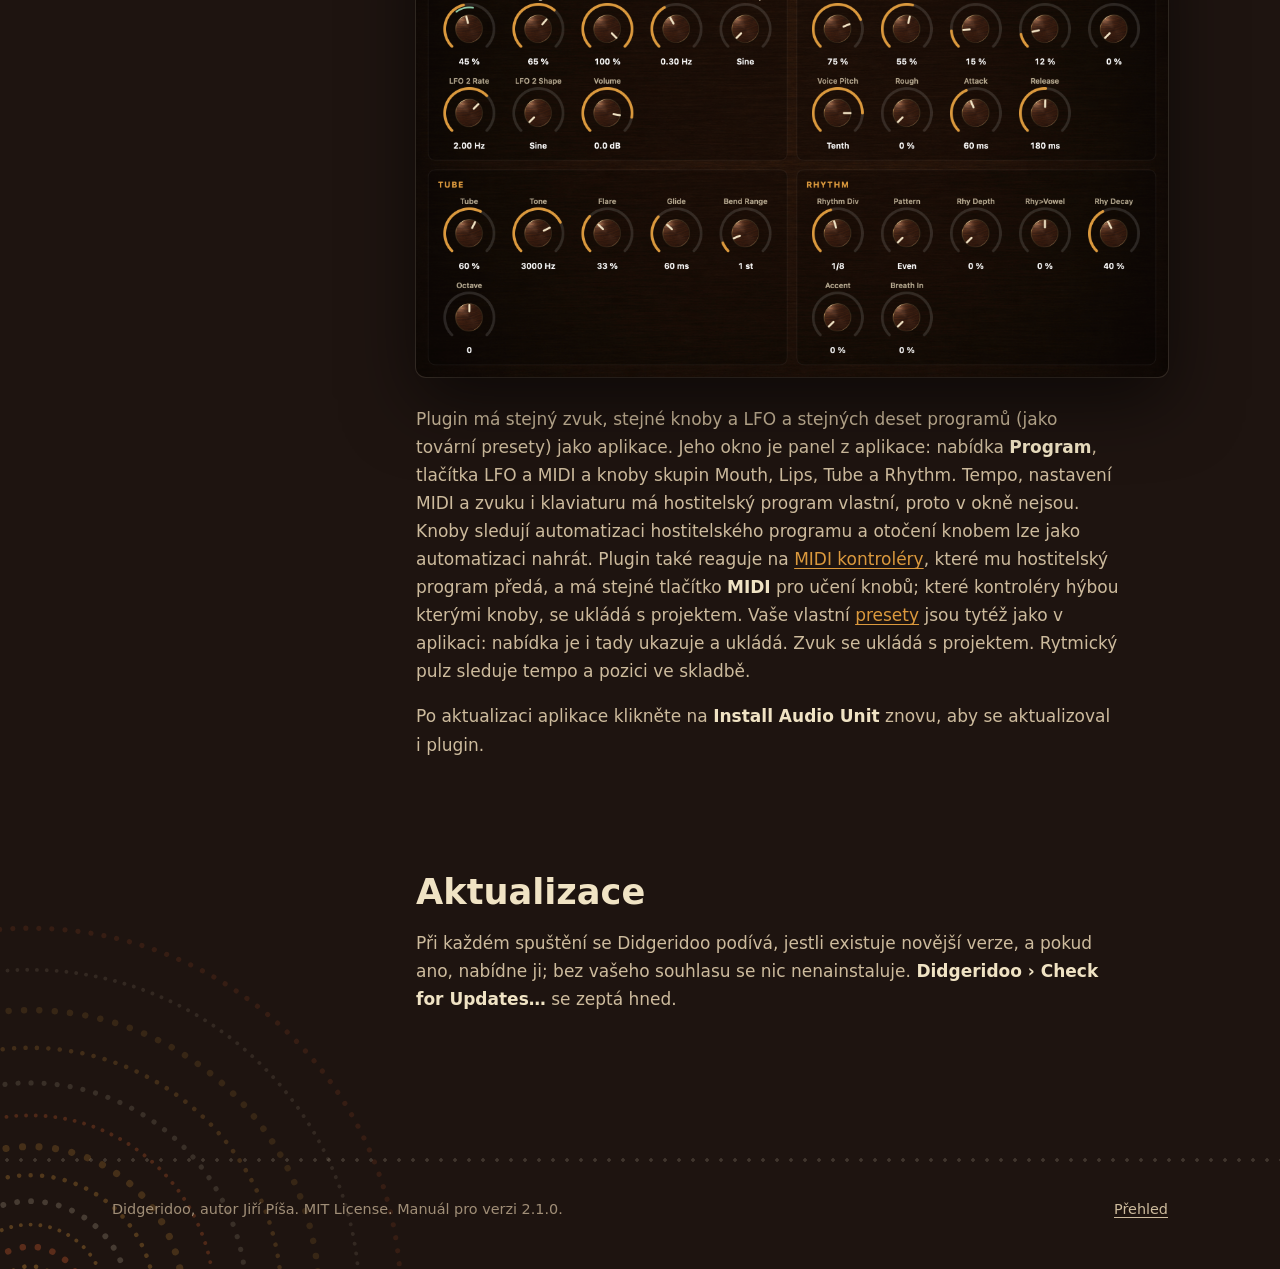
<file: docs/cs/manual.html>
<!doctype html>
<html lang="cs">
<head>
<meta charset="utf-8">
<meta name="viewport" content="width=device-width, initial-scale=1">
<title>Didgeridoo – manuál</title>
<meta name="description" content="Manuál aplikace Didgeridoo: všechny ovládací prvky s označenými snímky obrazovky.">
<link rel="alternate" hreflang="en" href="https://jiripisa.github.io/didgeridoo/manual.html">
<link rel="alternate" hreflang="cs" href="https://jiripisa.github.io/didgeridoo/cs/manual.html">
<link rel="alternate" hreflang="x-default" href="https://jiripisa.github.io/didgeridoo/manual.html">
<link rel="icon" href="../assets/icon.png">
<link rel="stylesheet" href="../assets/site.css">
<link rel="stylesheet" href="../assets/manual.css">
</head>
<body>

<header class="wrap masthead">
  <a class="brand" href="index.html"><img src="../assets/icon.png" alt="" width="32" height="32">Didgeridoo</a>
  <nav aria-label="Web">
    <a href="index.html">Přehled</a>
    <a href="manual.html" aria-current="page">Manuál</a>
    <a href="index.html#get">Stáhnout</a>
    <a class="lang" href="../manual.html" hreflang="en" lang="en">English</a>
  </nav>
</header>

<main>
  <div class="wrap title">
    <h1>Manuál</h1>
    <p>Každý ovládací prvek aplikace Didgeridoo 2.1.0: kde ho najdete a co dělá.
    Rámečky ve snímcích označují prvek, o kterém text mluví.</p>
  </div>

  <div class="wrap layout">
    <nav class="toc" aria-label="Obsah">
      <p>Obsah</p>
      <ol>
        <li><a href="#start">Začínáme</a></li>
        <li><a href="#window">Hlavní okno</a></li>
        <li><a href="#playing">Hraní</a></li>
        <li><a href="#mouth">Mouth (ústa)</a></li>
        <li><a href="#lips">Lips (rty)</a></li>
        <li><a href="#tube">Tube (trubice)</a></li>
        <li><a href="#rhythm">Rhythm (rytmus)</a></li>
        <li><a href="#lfo">LFO</a></li>
        <li><a href="#midi">MIDI kontroléry</a></li>
        <li><a href="#presets">Presety</a></li>
        <li><a href="#settings">Nastavení</a></li>
        <li><a href="#plugin">Plugin Audio Unit</a></li>
        <li><a href="#updates">Aktualizace</a></li>
      </ol>
    </nav>

    <article>
      <section id="start">
        <h2>Začínáme</h2>
        <ol>
          <li>Stáhněte obraz disku ze <a href="index.html#get">stránky ke stažení</a>
          a otevřete ho.</li>
          <li>Přetáhněte <b>Didgeridoo</b> do složky <b>Aplikace</b> a spusťte ji odtamtud.</li>
          <li>Zahrajte nízkou notu na MIDI klaviatuře, nebo klikněte na klaviaturu ve spodní části okna. Aplikace poslouchá všechna připojená MIDI zařízení, dokud si v <span class="ui">Settings</span> nevyberete jedno.</li>
          <li>Chcete-li nástroj používat v programu jako Ableton Live nebo Logic Pro, otevřete <span class="ui">Settings</span> a klikněte na <span class="ui">Install Audio Unit</span> (viz <a href="#plugin">Plugin Audio Unit</a>).</li>
        </ol>
      </section>

      <section id="window">
        <h2>Hlavní okno</h2>
        <figure class="fig">
          <div class="view" style="--iw:2200;--ih:1572">
            <img src="../assets/didgeridoo-window.png" alt="Okno aplikace Didgeridoo s vyznačenými oblastmi">
            <div class="mark" style="--x:1.4;--y:5.5;--w:19.1;--h:6.4"><b>1</b></div>
            <div class="mark" style="--x:32.2;--y:6.4;--w:66.7;--h:4.8"><b>2</b></div>
            <div class="mark" style="--x:1.4;--y:13.1;--w:48.3;--h:36.9"><b>3</b></div>
            <div class="mark" style="--x:50.4;--y:13.1;--w:48.3;--h:36.9"><b>4</b></div>
            <div class="mark" style="--x:1.4;--y:51.1;--w:48.3;--h:36.9"><b>5</b></div>
            <div class="mark" style="--x:50.4;--y:51.1;--w:48.3;--h:36.9"><b>6</b></div>
            <div class="mark" style="--x:1.4;--y:89.1;--w:97.3;--h:9.2"><b>7</b></div>
          </div>
        </figure>
        <dl class="controls">
          <dt><span class="n">1</span>Název</dt>
          <dd>Název nástroje.</dd>
          <dt><span class="n">2</span>Program, LFO 1 a LFO 2, MIDI, Tempo, Settings</dt>
          <dd><b>Program</b> načte jeden z deseti vestavěných zvuků. Přepíše všechny knoby kromě <span class="ui">Octave</span> a utne znějící notu; vlastní úpravy se do programu neukládají. Všech deset hraje na stejný model nástroje, postavený na měřeních skutečných didgeridoo; liší se trubicí, ústy a způsobem hry. Pod těmi deseti jsou v nabídce vaše vlastní presety a příkazy, které je ukládají a mažou (viz <a href="#presets">Presety</a>). <b>LFO 1</b> a <b>LFO 2</b> promění knoby v míry, o které jimi dané LFO hýbe (viz <a href="#lfo">LFO</a>). <b>MIDI</b> ukáže MIDI kontrolér každého knobu a dovolí knobu naučit se jiný (viz <a href="#midi">MIDI kontroléry</a>). <b>Tempo</b> (20–300 BPM) určuje rychlost rytmického pulzu. <b>Settings</b> otevře nastavení MIDI vstupu, zvukového výstupu a instalaci pluginu Audio Unit.</dd>
          <dt><span class="n">3</span>Mouth</dt>
          <dd>Tvar úst: kde stojí jazyk a co dronu ubírá. Jsou tu i knoby obou LFO. Viz <a href="#mouth">Mouth</a>.</dd>
          <dt><span class="n">4</span>Lips</dt>
          <dd>Zdroj zvuku: rty, dech, hlas a to, jak noty začínají a končí. Viz <a href="#lips">Lips</a>.</dd>
          <dt><span class="n">5</span>Tube</dt>
          <dd>Samotný nástroj: jeho rezonance a tvar, glide, rozsah pitch bendu a oktáva. Viz <a href="#tube">Tube</a>.</dd>
          <dt><span class="n">6</span>Rhythm</dt>
          <dd>Pulz synchronizovaný s tempem, jeho akcenty a nádechy. Viz <a href="#rhythm">Rhythm</a>.</dd>
          <dt><span class="n">7</span>Klaviatura</dt>
          <dd>Kliknutím na klávesu ji zahrajete. U horního okraje klávesy je úhoz tichý, níž je silnější a spodní okraj klávesy je nejsilnější úhoz.</dd>
        </dl>
        <h3>Otáčení knobem</h3>
        <p>Táhněte knob nahoru nebo dolů. S klávesou <kbd>Shift</kbd> se hodnota mění jemně. Dvojklik vrátí knob na hodnotu aktuálního programu nebo presetu. Aplikace si knoby, program nebo preset i tempo pamatuje mezi spuštěními.</p>
      </section>

      <section id="playing">
        <h2>Hraní</h2>
        <p>Didgeridoo hraje vždy jen jednu notu. Držená klávesa hraje dron; druhá klávesa na něj plynule přeladí (<span class="ui">Glide</span>) a po jejím puštění se ladění vrátí na klávesu, kterou stále držíte. S knobem <span class="ui">Octave</span> na nule leží rozsah skutečného nástroje kolem středu klaviatury: C3–G3 (MIDI noty 60–67).</p>
        <dl class="controls">
          <dt>Velocity</dt>
          <dd>Silnější úhoz je hlasitější nota. Nástroj nemá přefouknutou notu: nejsilnější úhoz je hlasitý dron.</dd>
          <dt>Mod wheel</dt>
          <dd>Zvedá jazyk: posouvá <span class="ui">Vowel</span> nahoru nejvýše o tolik, kolik dovolí <span class="ui">Wheel Vowel</span>.</dd>
          <dt>Aftertouch</dt>
          <dd>Přidává zpívaný hlas nad hodnotu knobu <span class="ui">Voice</span>.</dd>
          <dt>Pitch bend</dt>
          <dd>Ohýbá ladění až o <span class="ui">Bend Range</span> půltónů.</dd>
          <dt>Sustain pedál</dt>
          <dd>Podrží dron i po puštění kláves.</dd>
        </dl>
      </section>

      <section id="mouth">
        <h2>Mouth (ústa)</h2>
        <dl class="controls">
          <dt>Vowel (0–100 %)</dt>
          <dd>Tvar úst, od otevřeného „o“ na nule, kdy jazyk leží nízko a dron je holý, po sevřené „í“ na stovce. Jak hodnota roste, jazyk se zvedá a jasné pásmo, které ve zvuku nechává, stoupá zhruba od 1 do 2,2 kHz.</dd>
          <dt>Tongue (0–100 %)</dt>
          <dd>Jak hluboko ústa do zvuku řežou. Ústa hráče nic nepřidávají: se zvednutým jazykem zvuk na třech vlastních rezonancích zadržují a pásmo, které mezi nimi zůstane, je ten jasný alikvót, který slyšíte putovat. Na nule ústa nedělají nic, ať <span class="ui">Vowel</span> stojí kdekoli. Pod asi 25 % knobu <span class="ui">Vowel</span> leží jazyk nízko a neděje se také nic; od 80 % působí naplno. Zvednutý jazyk také zvýší dron až o třetinu půltónu.</dd>
          <dt>Wheel Vowel (0–100 %)</dt>
          <dd>O kolik mod wheel posune samohlásku.</dd>
          <dt>LFO 1 Rate (0,02–20 Hz)</dt>
          <dd>Jak často LFO 1 oběhne. Čím hýbe a o kolik, se nastavuje přímo na knobech: viz <a href="#lfo">LFO</a>.</dd>
          <dt>LFO 1 Shape (Sine, Triangle, Ramp Up, Ramp Down, Square, Steps, Wander)</dt>
          <dd>Tvar jeho cyklu. Sine a Triangle se houpou; rampy stoupají nebo klesají a skočí zpět; Square přepíná mezi dvěma polohami; Steps si v každém cyklu vybere novou náhodnou polohu a drží ji; Wander si ji vybere a plynule k ní dojde.</dd>
          <dt>LFO 2 Rate, LFO 2 Shape</dt>
          <dd>Totéž pro LFO 2.</dd>
          <dt>Volume (−40 až +6 dB)</dt>
          <dd>Výstupní hlasitost. Programy jsou vyvážené pro 0 dB.</dd>
        </dl>
      </section>

      <section id="lips">
        <h2>Lips (rty)</h2>
        <dl class="controls">
          <dt>Buzz (0–100 %)</dt>
          <dd>Jak tvrdě se rty zavírají. Dobrou polovinu každého kmitu jsou zavřené: tvrdé zavření (100) dává jasný, bzučivý dron, měkké (0) kulatý dron s málo vysokými harmonickými.</dd>
          <dt>Drive (0–100 %)</dt>
          <dd>Jak silně se do rtů fouká. Vzduchu, který jimi projde, nemůže být víc, než kolik dovolí tlak dechu, takže při širokém otevření se každé fouknutí zploští: víc Drive dává plnější, drsnější tón se silnějšími harmonickými. Působí přímo na rty, ještě než zvuk tvarují ústa a trubice.</dd>
          <dt>Breath (0–100 %)</dt>
          <dd>Šum dechu. Prochází, jen když jsou rty otevřené, takže přichází v dávkách ve výšce dronu a ústa i trubice ho barví stejně jako dron.</dd>
          <dt>Drift (0–100 %)</dt>
          <dd>Pomalé náhodné kolísání ladění, nejvýše asi o třetinu půltónu. Skutečný dron drží ladění pevně: pro věrný zvuk ho nechte nízko.</dd>
          <dt>Voice (0–100 %)</dt>
          <dd>Zpěv do trubice tak, jak ho dělají hráči: hlas otevírá a zavírá stejný proud vzduchu jako rty, v intervalu <span class="ui">Voice Pitch</span> nad dronem. Kvinta nebo decima přidá tón o oktávu pod dronem. Aftertouch hlas přidává.</dd>
          <dt>Voice Pitch (Unison, Third, Fourth, Fifth, Octave, Tenth, Twelfth)</dt>
          <dd>Interval zpívaného hlasu nad dronem: prima, tercie, kvarta, kvinta, oktáva, decima, duodecima. Jsou to intervaly, na kterých se hlas s dronem zamkne a stojí; hráči zpívají nejčastěji decimu.</dd>
          <dt>Rough (0–100 %)</dt>
          <dd>Vytáhne hlas ze zámku, nejvýše o třetinu půltónu, takže se proti dronu chvěje: chrapot.</dd>
          <dt>Attack (5–2000 ms)</dt>
          <dd>Jak rychle nota nastoupí.</dd>
          <dt>Release (10–3000 ms)</dt>
          <dd>Jak rychle po puštění klávesy dozní.</dd>
        </dl>
      </section>

      <section id="tube">
        <h2>Tube (trubice)</h2>
        <dl class="controls">
          <dt>Tube (0–100 %)</dt>
          <dd>Rezonance samotného nástroje. Nejnižší leží těsně pod dronem a nechá základní tón vyniknout vysoko nad jeho harmonické, jako u skutečného didgeridoo; ostatní stojí tam, kam je položí <span class="ui">Flare</span>. Hlasitost zůstává zhruba stejná. Na nule je trubice vynechaná.</dd>
          <dt>Tone (200–8000 Hz)</dt>
          <dd>Do této frekvence trubice vyzařuje vyšší harmonické silněji než nižší; nad ní už ne. Nižší hodnota je temnější.</dd>
          <dt>Flare (0–100 %)</dt>
          <dd>Tvar trubice. Na nule je to rovná roura, která zvýrazňuje liché harmonické dronu a zní dutě; vyšší hodnoty jsou přírodní nástroje, které se ke konci rozšiřují a jejichž harmonické nad základním tónem jsou slabé.</dd>
          <dt>Glide (0–1000 ms)</dt>
          <dd>Jak dlouho trvá sklouznutí z jedné noty na druhou.</dd>
          <dt>Bend Range (0–12 st)</dt>
          <dd>Rozsah pitch bendu v půltónech. Rty hráče pohnou dronem celkem asi o půltón.</dd>
          <dt>Octave (−2 až +2)</dt>
          <dd>Posouvá celý nástroj po oktávách. Na nule zní klávesa o dvě oktávy níž než její MIDI nota, takže rozsah didgeridoo leží kolem středu klaviatury. +2 hraje přímo MIDI notu, pro pady a klaviatury, které začínají nízko. Znějící nota na novou oktávu plynule přeladí. Programy tento knob nechávají tam, kam jste ho dali.</dd>
        </dl>
      </section>

      <section id="rhythm">
        <h2>Rhythm (rytmus)</h2>
        <p>Pulz začíná na každém kroku v plné síle a do dalšího kroku slábne. Když jsou <span class="ui">Rhy Depth</span>, <span class="ui">Rhy&gt;Vowel</span>, <span class="ui">Accent</span> i <span class="ui">Breath In</span> na nule, nedělá nic. V aplikaci běží v tempu nastaveném v poli <span class="ui">Tempo</span>; v hostitelském programu sleduje skladbu.</p>
        <dl class="controls">
          <dt>Rhythm Div (1/64 až 2/1)</dt>
          <dd>Délka jednoho kroku, včetně triolových (T) a tečkovaných (D) hodnot.</dd>
          <dt>Pattern (Even, A-b, A-b-b, A-b-b-A-b-A)</dt>
          <dd>Které kroky jsou akcenty (A) a které měkké (b). Na měkkém kroku posouvá <span class="ui">Rhy&gt;Vowel</span> samohlásku opačným směrem, jako když se jazyk po akcentu vrací. <b>Even</b> bere všechny kroky stejně.</dd>
          <dt>Rhy Depth (0–100 %)</dt>
          <dd>O kolik hlasitost mezi pulzy klesne.</dd>
          <dt>Rhy&gt;Vowel (−100 až +100 %)</dt>
          <dd>O kolik každý pulz posune <span class="ui">Vowel</span>: kladné hodnoty jazyk zvedají, záporné ho spouštějí.</dd>
          <dt>Rhy Decay (0–100 %)</dt>
          <dd>Tvar pulzu, od dlouhého náběhu na nule po krátký úder na stovce.</dd>
          <dt>Accent (0–100 %)</dt>
          <dd>O kolik hlasitěji začíná krok s akcentem, při kterém se rty na okamžik zavírají tvrději, a o kolik tišší jsou měkké kroky.</dd>
          <dt>Breath In (0–100 %)</dt>
          <dd>Rychlý nádech nosem na každém měkkém kroku, jako při cirkulárním dýchání: první pětinu sekundy dron poklesne, je slyšet dech a jazyk povolí. Potřebuje pattern s měkkými kroky.</dd>
        </dl>
      </section>

      <section id="lfo">
        <h2>LFO</h2>
        <p>Dvě LFO umějí hýbat knoby za vás. Každé obíhá svou rychlostí a ve svém tvaru (jejich čtyři knoby jsou ve skupině <a href="#mouth">Mouth</a>) a každý knob, kterým lze hýbat, má pro každé LFO svou míru: o kolik jím to LFO na obě strany pohne, jako část dráhy knobu. LFO knobem neotáčí; přičítá se k tomu, kde knob stojí.</p>
        <figure class="fig">
          <div class="view" style="--iw:2200;--ih:1572">
            <img src="../assets/manual/lfo-amounts.png" alt="Okno se zapnutým tlačítkem LFO 1: knoby ukazují míry LFO 1">
          </div>
        </figure>
        <dl class="controls">
          <dt>Nastavení míry</dt>
          <dd>Klikněte v hlavičce na <span class="ui">LFO 1</span> nebo <span class="ui">LFO 2</span>. Knoby teď ukazují míry toho LFO, v jeho barvě: tažením nahoru nastavíte kladnou míru, dolů zápornou, která pohyb obrátí. Oblouk uvnitř prstence knobu ukazuje část dráhy, kterou LFO projíždí. Dvojklik vrátí míru na hodnotu programu nebo presetu. Dalším kliknutím na tlačítko se vrátíte ke knobům.</dd>
          <dt>Čím lze hýbat</dt>
          <dd>Vowel, Tongue, Volume, Buzz, Drive, Breath, Voice, Rough, Tube, Tone, Flare, Rhy Depth, Rhy&gt;Vowel, Rhy Decay, Accent a Breath In. Přepínače, časy a několik dalších knobů při zapnutém tlačítku ustoupí; vlastní knoby LFO zůstávají v provozu. Jedním knobem mohou hýbat obě LFO: jejich pohyby se sčítají a zastaví se na koncích dráhy knobu.</dd>
          <dt>Jak je to vidět</dt>
          <dd>S oběma tlačítky vypnutými si knob, kterým LFO hýbe, nechává svůj oblouk, šalvějově zelený pro LFO 1 a světle modrý pro LFO 2, takže hned vidíte, co se hýbe. Ukazatel knobu zůstává tam, kam jste ho dali.</dd>
          <dt>Výchozí stav</dt>
          <dd>Ve většině programů LFO 1 trochu houpe knobem <span class="ui">Vowel</span>: pomalý pohyb úst. LFO běží samy a nová nota je nespouští znovu. Míry se ukládají se zvukem a v hostitelském programu je každá samostatným parametrem („LFO 1&gt;Vowel“), který lze automatizovat.</dd>
        </dl>
      </section>

      <section id="midi">
        <h2>MIDI kontroléry</h2>
        <p>Každý knob poslouchá jeden MIDI kontrolér (control change, CC): pohnete ovladačem a knob se postaví tam, kam ovladač říká, od spodního konce dráhy při hodnotě 0 po horní při 127 (Rhy&gt;Vowel, který má střed, na něm stojí při 64). Knoby mají z výroby kontroléry uvedené níže a každý se může naučit jiný.</p>
        <figure class="fig">
          <div class="view" style="--iw:2200;--ih:1572">
            <img src="../assets/manual/midi-learn.png" alt="Okno se zapnutým tlačítkem MIDI: každý knob ukazuje svůj kontrolér a Tone na jeden čeká">
          </div>
        </figure>
        <dl class="controls">
          <dt>Jak knob naučit</dt>
          <dd>Klikněte v hlavičce na <span class="ui">MIDI</span>: pod každým knobem je jeho kontrolér. Klikněte na knob, čárkovaný kroužek ukáže, že poslouchá; teď pohněte ovladačem na svém MIDI kontroléru. Knob si ten ovladač vezme a postaví se tam, kde ovladač stojí. Jeden kontrolér hýbe jen jedním knobem, takže knob, který ho měl předtím, zůstane bez něj („—“). Dalším kliknutím na poslouchající knob učení zrušíte a dalším kliknutím na <span class="ui">MIDI</span> se vrátíte ke knobům.</dd>
          <dt>Jak to vrátit</dt>
          <dd>Dvojklik vrátí knobu kontrolér, který měl z výroby. Sekundární klik na knob nabídne totéž a <b>No controller</b>. Tlačítko <span class="ui">Defaults</span>, které je vedle tlačítka <span class="ui">MIDI</span>, dokud je zapnuté, to udělá pro všechny knoby.</dd>
          <dt>Mouth</dt>
          <dd>Vowel 11, Tongue 71, Wheel Vowel 20, LFO 1 Rate 76, LFO 1 Shape 21, LFO 2 Rate 22, LFO 2 Shape 23, Volume 7</dd>
          <dt>Lips</dt>
          <dd>Buzz 70, Drive 2, Breath 24, Drift 25, Voice 26, Voice Pitch 27, Rough 28, Attack 73, Release 72</dd>
          <dt>Tube</dt>
          <dd>Tube 29, Tone 74, Flare 30, Glide 5, Bend Range 31, Octave 103</dd>
          <dt>Rhythm</dt>
          <dd>Rhythm Div 85, Pattern 86, Rhy Depth 87, Rhy&gt;Vowel 88, Rhy Decay 89, Accent 90, Breath In 102</dd>
          <dt>Co knobům nepatří</dt>
          <dd>Mod wheel (CC 1) a sustain pedál (CC 64) dělají dál svou práci (viz <a href="#playing">Hraní</a>), stejně jako kontroléry, které si MIDI nechává pro sebe: 0, 6, 32, 38, 96–101 a 120–127. Knob se je nenaučí. Míry LFO kontroléry nemají.</dd>
          <dt>Kde se to ukládá</dt>
          <dd>Aplikace si kontroléry pamatuje mezi spuštěními. Nepatří k programu: načtení programu je nechá být. Knob skočí na místo svého kontroléru ve chvíli, kdy ovladačem pohnete.</dd>
          <dt>OXI E16</dt>
          <dd>Pro kontrolér OXI E16 je připravena definice nástroje s těmito kontroléry: <a href="../assets/Didgeridoo.oxiindef" download>Didgeridoo.oxiindef</a>. Importujte ji v aplikaci OXI App. Pojmenovává každý knob a nese hodnotu kontroléru pro jeho výchozí polohu; je v ní i mod wheel a sustain pedál. Rozsahy nechte na 0 až 127, i u přepínačů: nástroj na ně rozkládá celou dráhu knobu.</dd>
        </dl>
      </section>

      <section id="presets">
        <h2>Presety</h2>
        <p>Preset je váš vlastní zvuk pod jménem: všechny knoby tak, jak stojí, včetně oktávy a měr LFO. Presety jsou v nabídce Program pod deseti vestavěnými programy a ten, který se používá, je zaškrtnutý.</p>
        <dl class="controls">
          <dt>Uložení</dt>
          <dd>Zvolte <span class="ui">Program</span> › <span class="ui">Save Preset…</span>, napište jméno a stiskněte Return. Zvuk se uloží tak, jak právě je, a nabídka ukáže preset jako používaný. Jméno, které už existuje, ten preset nahradí; tlačítko se pak jmenuje <span class="ui">Replace</span>.</dd>
          <dt>Načtení</dt>
          <dd>Zvolte preset v nabídce <span class="ui">Program</span>. Stejně jako program přepíše knoby a utne znějící notu; na rozdíl od programu nastaví i <span class="ui">Octave</span>. Dvojklik na knob pak vrací hodnotu presetu.</dd>
          <dt>Smazání</dt>
          <dd>Když se preset používá, <span class="ui">Delete</span> s jeho jménem ho přesune do Koše. Zvuk zůstane, jak je.</dd>
          <dt>Soubory</dt>
          <dd>Každý preset je soubor ve složce Library/Application Support/Didgeridoo/Presets ve vaší domovské složce; <span class="ui">Show in Finder</span> ji otevře. Zkopírováním souborů si presety přenesete na jiný Mac; přejmenováním souboru preset přejmenujete. MIDI kontroléry a tempo k presetu nepatří.</dd>
          <dt>V hostitelském programu</dt>
          <dd>Okno pluginu má stejnou nabídku a stejné presety: zvuk uložený v aplikaci je za okamžik i v pluginu a naopak. Hostitelský program ukazuje jméno presetu jako preset pluginu a zvuk dál ukládá se svým projektem.</dd>
        </dl>
      </section>

      <section id="settings">
        <h2>Nastavení</h2>
        <dl class="controls">
          <dt>MIDI input › Device</dt>
          <dd><b>All devices</b> (výchozí, všechna zařízení), <b>None</b> (žádné), nebo jedna připojená klaviatura či kontrolér. Vybrané zařízení, které odpojíte, zůstane v seznamu s poznámkou „not connected“; jakmile ho znovu připojíte, aplikace ho začne zase poslouchat.</dd>
          <dt>MIDI input › Channel</dt>
          <dd><b>All channels</b> (všechny kanály) nebo jeden z kanálů 1–16; zprávy na ostatních kanálech se ignorují.</dd>
          <dt>MIDI port „Didgeridoo“</dt>
          <dd>Dokud aplikace běží, mohou jiné aplikace posílat MIDI do portu <b>Didgeridoo</b>. Je vždy zapnutý a řídí se nastavením kanálu.</dd>
          <dt>Audio output › Device</dt>
          <dd><b>System default</b> (výchozí výstup systému) nebo konkrétní zvukové zařízení. System default sleduje výstup zvolený v macOS, i když se změní za běhu aplikace (například když připojíte sluchátka). Vybrané zařízení, které odpojíte, zůstane v seznamu s poznámkou „not connected“: zvuk jde do výchozího výstupu systému, dokud zařízení znovu nepřipojíte.</dd>
          <dt>Audio output › Channels</dt>
          <dd>Zobrazí se u vybraného zařízení se čtyřmi a více výstupy: dvojice kanálů, do které zvuk půjde. Nově vybrané zařízení začíná na první dvojici. Nástroj je mono; oba kanály nesou stejný signál.</dd>
          <dt>Audio Unit plug-in</dt>
          <dd>Ukazuje, jestli je plugin nainstalovaný a v jaké verzi; <span class="ui">Install Audio Unit</span> ho nainstaluje nebo aktualizuje.</dd>
        </dl>
      </section>

      <section id="plugin">
        <h2>Plugin Audio Unit</h2>
        <ol>
          <li>V aplikaci otevřete <span class="ui">Settings</span> a klikněte na <span class="ui">Install Audio Unit</span>. Soubor <span class="ui">Didgeridoo.component</span> se zkopíruje do <span class="ui">~/Library/Audio/Plug-Ins/Components</span>.</li>
          <li>Restartujte hostitelský program nebo ho nechte znovu prohledat pluginy. V Abletonu Live musí být Audio Units zapnuté v <span class="ui">Settings › Plug-Ins</span>.</li>
          <li>Nástroj se objeví jako <b>Didgeridoo</b> od výrobce <b>Jiri Pisa</b> mezi nástroji Audio Unit.</li>
        </ol>
        <figure class="fig">
          <div class="view" style="--iw:2200;--ih:1360">
            <img src="../assets/manual/plugin-window.png" alt="Okno pluginu v hostitelském programu">
          </div>
        </figure>
        <p>Plugin má stejný zvuk, stejné knoby a LFO a stejných deset programů (jako tovární presety) jako aplikace. Jeho okno je panel z aplikace: nabídka <span class="ui">Program</span>, tlačítka LFO a MIDI a knoby skupin Mouth, Lips, Tube a Rhythm. Tempo, nastavení MIDI a zvuku i klaviaturu má hostitelský program vlastní, proto v okně nejsou. Knoby sledují automatizaci hostitelského programu a otočení knobem lze jako automatizaci nahrát. Plugin také reaguje na <a href="#midi">MIDI kontroléry</a>, které mu hostitelský program předá, a má stejné tlačítko <span class="ui">MIDI</span> pro učení knobů; které kontroléry hýbou kterými knoby, se ukládá s projektem. Vaše vlastní <a href="#presets">presety</a> jsou tytéž jako v aplikaci: nabídka je i tady ukazuje a ukládá. Zvuk se ukládá s projektem. Rytmický pulz sleduje tempo a pozici ve skladbě.</p>
        <p>Po aktualizaci aplikace klikněte na <span class="ui">Install Audio Unit</span> znovu, aby se aktualizoval i plugin.</p>
      </section>

      <section id="updates">
        <h2>Aktualizace</h2>
        <p>Při každém spuštění se Didgeridoo podívá, jestli existuje novější verze,
        a pokud ano, nabídne ji; bez vašeho souhlasu se nic nenainstaluje.
        <span class="ui">Didgeridoo › Check for Updates…</span> se zeptá hned.</p>
      </section>
    </article>
  </div>
</main>

<footer>
  <div class="wrap">
    <span>Didgeridoo, autor Jiří Píša. MIT License. Manuál pro verzi 2.1.0.</span>
    <span><a href="index.html">Přehled</a></span>
  </div>
</footer>

</body>
</html>
</file>
<file: docs/assets/site.css>
/* Shared by index.html and manual.html. The site wears the instrument's colours: dark
   wood for the ground and the pigments of its painting for everything else, with a
   sound drawn in dots spreading behind the page (ripples.svg). One look, whatever
   the system's appearance: it is the app's own. */
:root {
  --bg: #1e1410;          /* bark: the ground */
  --panel: #2a1c16;       /* heartwood: code, keys, the contents box */
  --line: rgba(240, 227, 196, .16);
  --ink: #f0e3c4;         /* white clay: headings, names */
  --ink2: #cdbb9d;        /* text */
  --ink3: #a08e77;        /* notes */
  --accent: #db993d;      /* yellow ochre: what you can press, what is marked */
  --accent-ink: #1e1410;
  --display: ui-rounded, "SF Pro Rounded", "Arial Rounded MT Bold", system-ui, sans-serif;
  --text: "Avenir Next", Avenir, system-ui, -apple-system, "Segoe UI", sans-serif;
  --measure: 44rem;
  --gutter: clamp(1rem, 4vw, 3rem);
  --ripple: clamp(34rem, 78vw, 66rem);
  color-scheme: dark;
}
* { box-sizing: border-box; }
html { -webkit-text-size-adjust: 100%; scroll-padding-top: 1.5rem; background: var(--bg); }
body {
  margin: 0;
  color: var(--ink2);
  font: 1.0625rem/1.65 var(--text);
  /* The sound: one ripple from the top right corner, a quieter one from the foot of the page. */
  background:
    url(ripples.svg) no-repeat right calc(var(--ripple) * -.41) top calc(var(--ripple) * -.44) / var(--ripple),
    url(ripples.svg) no-repeat left calc(var(--ripple) * -.36) bottom calc(var(--ripple) * -.42) / calc(var(--ripple) * .78),
    var(--bg);
}
a { color: var(--accent); text-underline-offset: .2em; }
a:hover { color: var(--ink); }
a:focus-visible, button:focus-visible { outline: 2px solid var(--accent); outline-offset: 3px; border-radius: 4px; }
code, kbd, pre { font-family: ui-monospace, "SF Mono", Menlo, monospace; font-size: .9em; }
code { color: var(--ink); }
b, strong { color: var(--ink); font-weight: 600; }
img { max-width: 100%; height: auto; }
h1, h2, h3 { font-family: var(--display); }
.wrap { max-width: 72rem; margin: 0 auto; padding: 0 var(--gutter); }

.masthead { display: flex; align-items: center; justify-content: space-between; gap: 1rem; padding-block: 1.5rem; }
.brand { display: flex; align-items: center; gap: .55rem; color: var(--ink); text-decoration: none; font: 700 1.1rem var(--display); }
.brand img { width: 2.25rem; height: 2.25rem; }
.masthead nav { display: flex; flex-wrap: wrap; justify-content: flex-end; gap: .4rem 1.4rem; }
.masthead nav a { color: var(--ink2); text-decoration: none; font-size: .95rem; }
.masthead nav a:hover, .masthead nav a[aria-current] { color: var(--ink); }
.masthead nav a.lang { padding: 0 .6rem; border: 1px solid var(--line); border-radius: 999px; font-size: .85rem; }

.hero { padding-block: clamp(2rem, 7vw, 5rem) 3rem; }
.hero h1 { margin: 0; color: var(--ink); font-size: clamp(2.6rem, 8vw, 5rem); font-weight: 800; line-height: 1; letter-spacing: -.01em; }
.hero h1 img { display: block; width: min(34rem, 100%); }
.lede { max-width: var(--measure); margin: 1.5rem 0 0; color: var(--ink); font-size: 1.3rem; line-height: 1.5; }
.actions { display: flex; flex-wrap: wrap; align-items: center; gap: 1rem 1.5rem; margin-top: 2rem; }
.button {
  display: inline-flex; align-items: center; gap: .5rem; padding: .8rem 1.5rem; border-radius: 999px;
  background: var(--accent); color: var(--accent-ink); font: 700 1.05rem var(--display); text-decoration: none;
}
.button:hover { background: var(--ink); color: var(--accent-ink); }
.button svg { width: 1.1rem; height: 1.1rem; }
.meta { color: var(--ink3); font-size: .95rem; }
.shot { margin: 3rem 0 0; }
.shot img { display: block; border-radius: 12px; box-shadow: 0 24px 70px rgba(0, 0, 0, .55), 0 0 0 1px var(--line); }

/* Sections are parted by a row of dots, like the rings behind the page. */
section, footer {
  background: radial-gradient(circle, var(--line) 0 1.5px, transparent 2px) repeat-x left top / 14px 4px;
}
section { padding-block: 3rem; }
section h2 { margin: 0 0 1rem; color: var(--ink); font-size: clamp(1.6rem, 3.5vw, 2.2rem); font-weight: 700; line-height: 1.15; }
section p, section li { max-width: var(--measure); }
.grid { display: grid; grid-template-columns: repeat(auto-fit, minmax(14rem, 1fr)); gap: 2rem 2.5rem; }
.grid h3 { margin: 0 0 .4rem; color: var(--accent); font-size: 1.15rem; font-weight: 700; }
pre { overflow-x: auto; padding: 1rem; border-radius: 8px; background: var(--panel); border: 1px solid var(--line); color: var(--ink); }

footer { padding-block: 2.5rem 3rem; color: var(--ink3); font-size: .9rem; }
footer .wrap { display: flex; flex-wrap: wrap; justify-content: space-between; gap: 1rem; }
footer a { color: var(--ink2); }

@media (max-width: 640px) {
  .masthead nav a:not(.lang):not(:first-child) { display: none; }
}
</file>
<file: docs/assets/manual.css>
/* Manual layout on top of site.css: contents column + text, and marked
   screenshots. Load site.css first. */
.title { padding-block: clamp(2rem, 6vw, 4rem) 1rem; }
.title h1 { margin: 0; color: var(--ink); font-size: clamp(2.6rem, 8vw, 5rem); line-height: 1; letter-spacing: -.02em; }
.title p { max-width: var(--measure); margin: 1.25rem 0 0; font-size: 1.2rem; }

.layout { display: grid; grid-template-columns: 15rem minmax(0, 1fr); gap: 4rem; align-items: start; padding-bottom: 5rem; }
.toc { position: sticky; top: 1.5rem; max-height: calc(100vh - 3rem); overflow-y: auto; font-size: .92rem; }
.toc p { margin: 0 0 .6rem; color: var(--ink); font: 700 1rem var(--display); }
.toc ol { list-style: none; margin: 0; padding: 0; }
.toc a { display: block; padding: .28rem 0 .28rem .8rem; color: var(--ink3); text-decoration: none; border-left: 1px solid var(--line); }
.toc a:hover { color: var(--ink); border-left-color: var(--accent); }
.toc ol ol a { padding-left: 1.6rem; font-size: .88rem; }

article { min-width: 0; }
article > section { padding-top: 3rem; background: none; }
article > section:first-child { padding-top: 1rem; }
article h3 { margin: 2.5rem 0 .6rem; color: var(--accent); font-size: 1.2rem; }
article p, article li, article dl { max-width: var(--measure); }
/* A name as it is written in the app. */
.ui { color: var(--ink); font-weight: 600; }
kbd {
  display: inline-block; min-width: 1.6em; padding: 0 .4em; border: 1px solid var(--line); border-bottom-width: 2px;
  border-radius: 4px; background: var(--panel); color: var(--ink); text-align: center; line-height: 1.5;
}
.note { max-width: var(--measure); margin: 1.25rem 0; padding: .8rem 1rem; border-left: 3px solid var(--accent); background: var(--panel); border-radius: 0 6px 6px 0; }
.note p { margin: 0; }

dl.controls dt { color: var(--ink); font-weight: 600; margin-top: 1rem; }
dl.controls dd { margin: .2rem 0 0; }
.n {
  display: inline-block; min-width: 1.35rem; height: 1.35rem; margin-right: .5rem; border-radius: 999px;
  background: var(--accent); color: var(--accent-ink); font: 700 .78rem/1.35rem var(--display); text-align: center;
}

/* ---------- Marked screenshots ----------
   A figure shows a region of a screenshot (--zx/--zy/--zw/--zh, percent of
   the image) and marks controls on it (--x/--y/--w/--h, percent of the whole
   image), so marks stay put whatever the zoom. --iw/--ih: image size in px. */
.fig { margin: 1.5rem 0 1.75rem; max-width: 52rem; }
.view {
  --zx: 0; --zy: 0; --zw: 100; --zh: 100;
  position: relative; overflow: hidden;
  padding-top: calc(var(--zh) / var(--zw) * var(--ih) / var(--iw) * 100%);
  background: var(--panel);
  border-radius: 10px;
  box-shadow: 0 24px 70px rgba(0, 0, 0, .55), 0 0 0 1px var(--line);
}
.view img {
  position: absolute; max-width: none; height: auto;
  width: calc(10000% / var(--zw));
  left: calc(var(--zx) * -100% / var(--zw));
  top: calc(var(--zy) * -100% / var(--zh));
}
.mark {
  position: absolute;
  left: calc((var(--x) - var(--zx)) * 100% / var(--zw));
  top: calc((var(--y) - var(--zy)) * 100% / var(--zh));
  width: calc(var(--w) * 100% / var(--zw));
  height: calc(var(--h) * 100% / var(--zh));
  border: 2px solid var(--accent);
  border-radius: 6px;
  pointer-events: none;
}
.mark b {
  position: absolute; top: -.75rem; left: -.75rem;
  min-width: 1.4rem; height: 1.4rem; padding: 0 .3rem; border-radius: 999px;
  background: var(--accent); color: var(--accent-ink);
  font: 700 .8rem/1.4rem var(--display); text-align: center;
}
.fig figcaption { margin-top: .9rem; color: var(--ink3); font-size: .92rem; max-width: var(--measure); }

@media (max-width: 1000px) {
  .layout { grid-template-columns: minmax(0, 1fr); gap: 1rem; }
  .toc { position: static; max-height: none; border: 1px solid var(--line); border-radius: 8px; padding: 1rem; background: var(--panel); }
}
</file>
